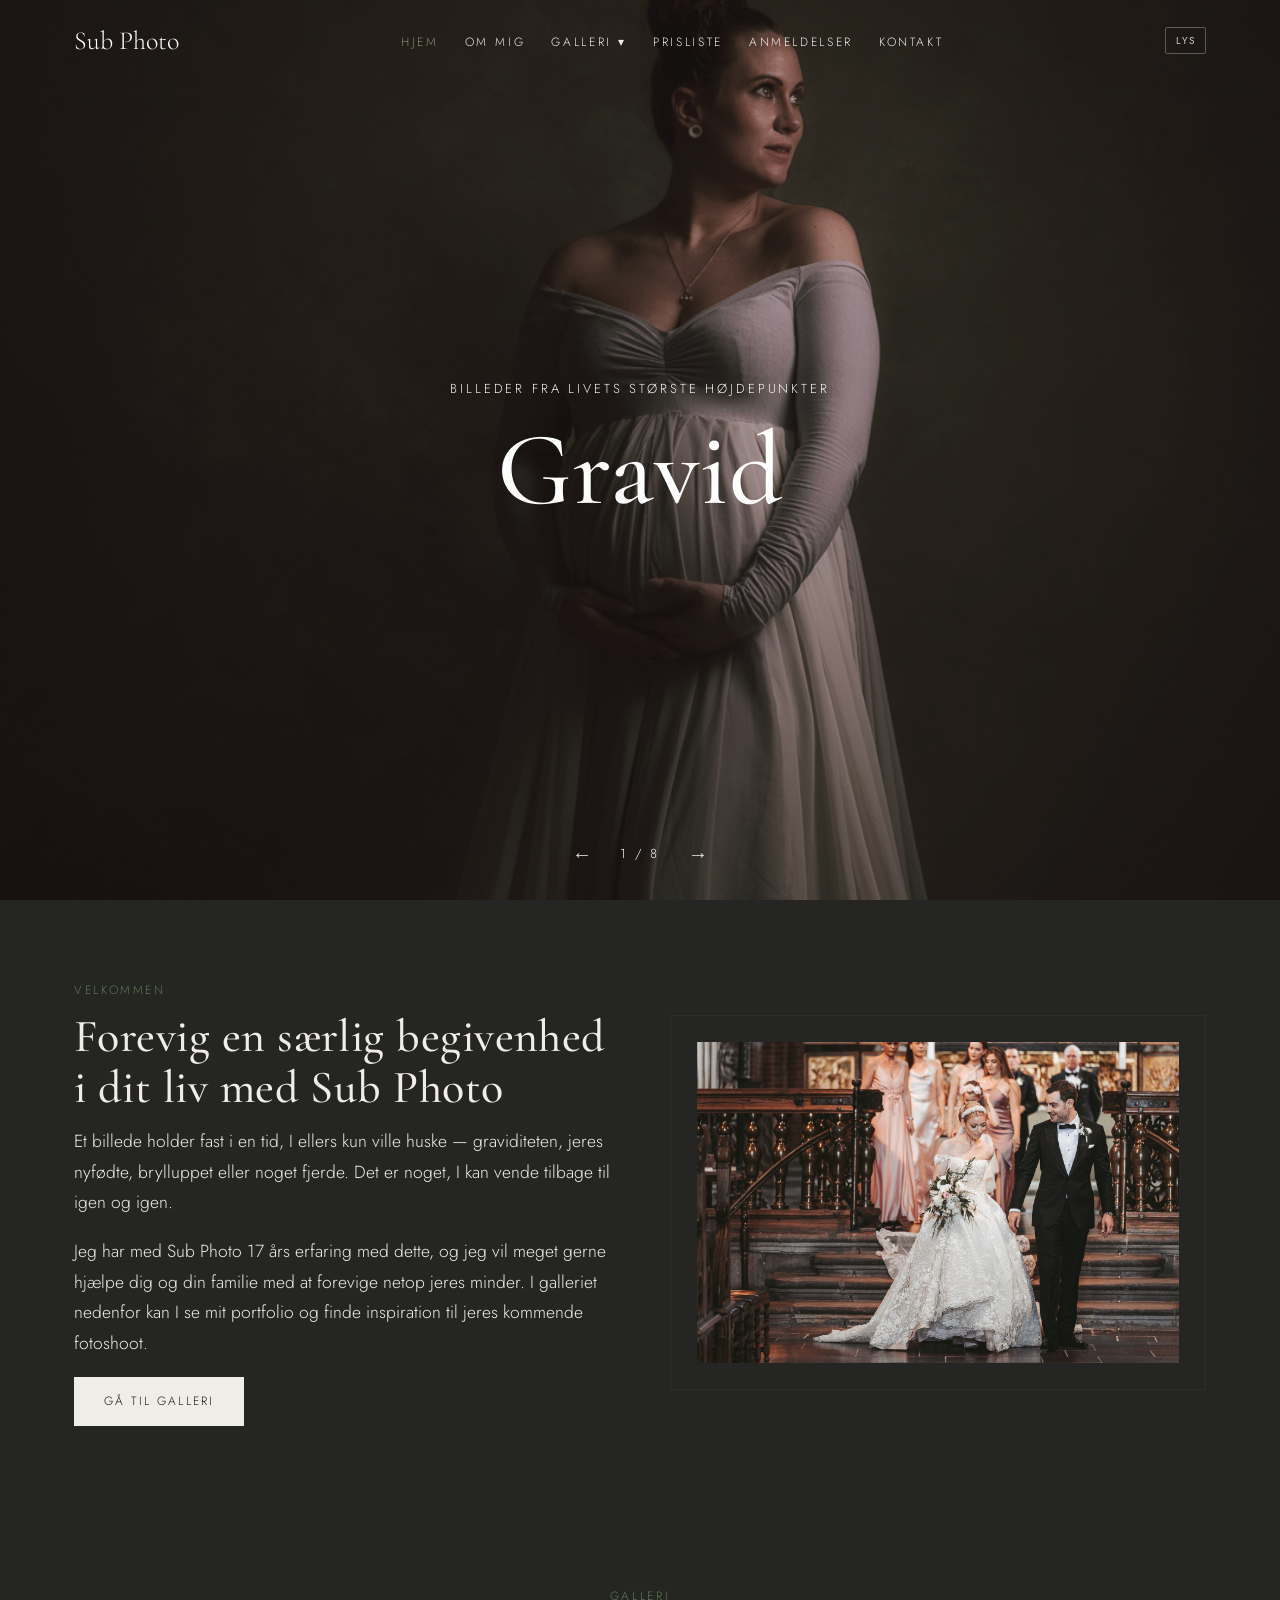
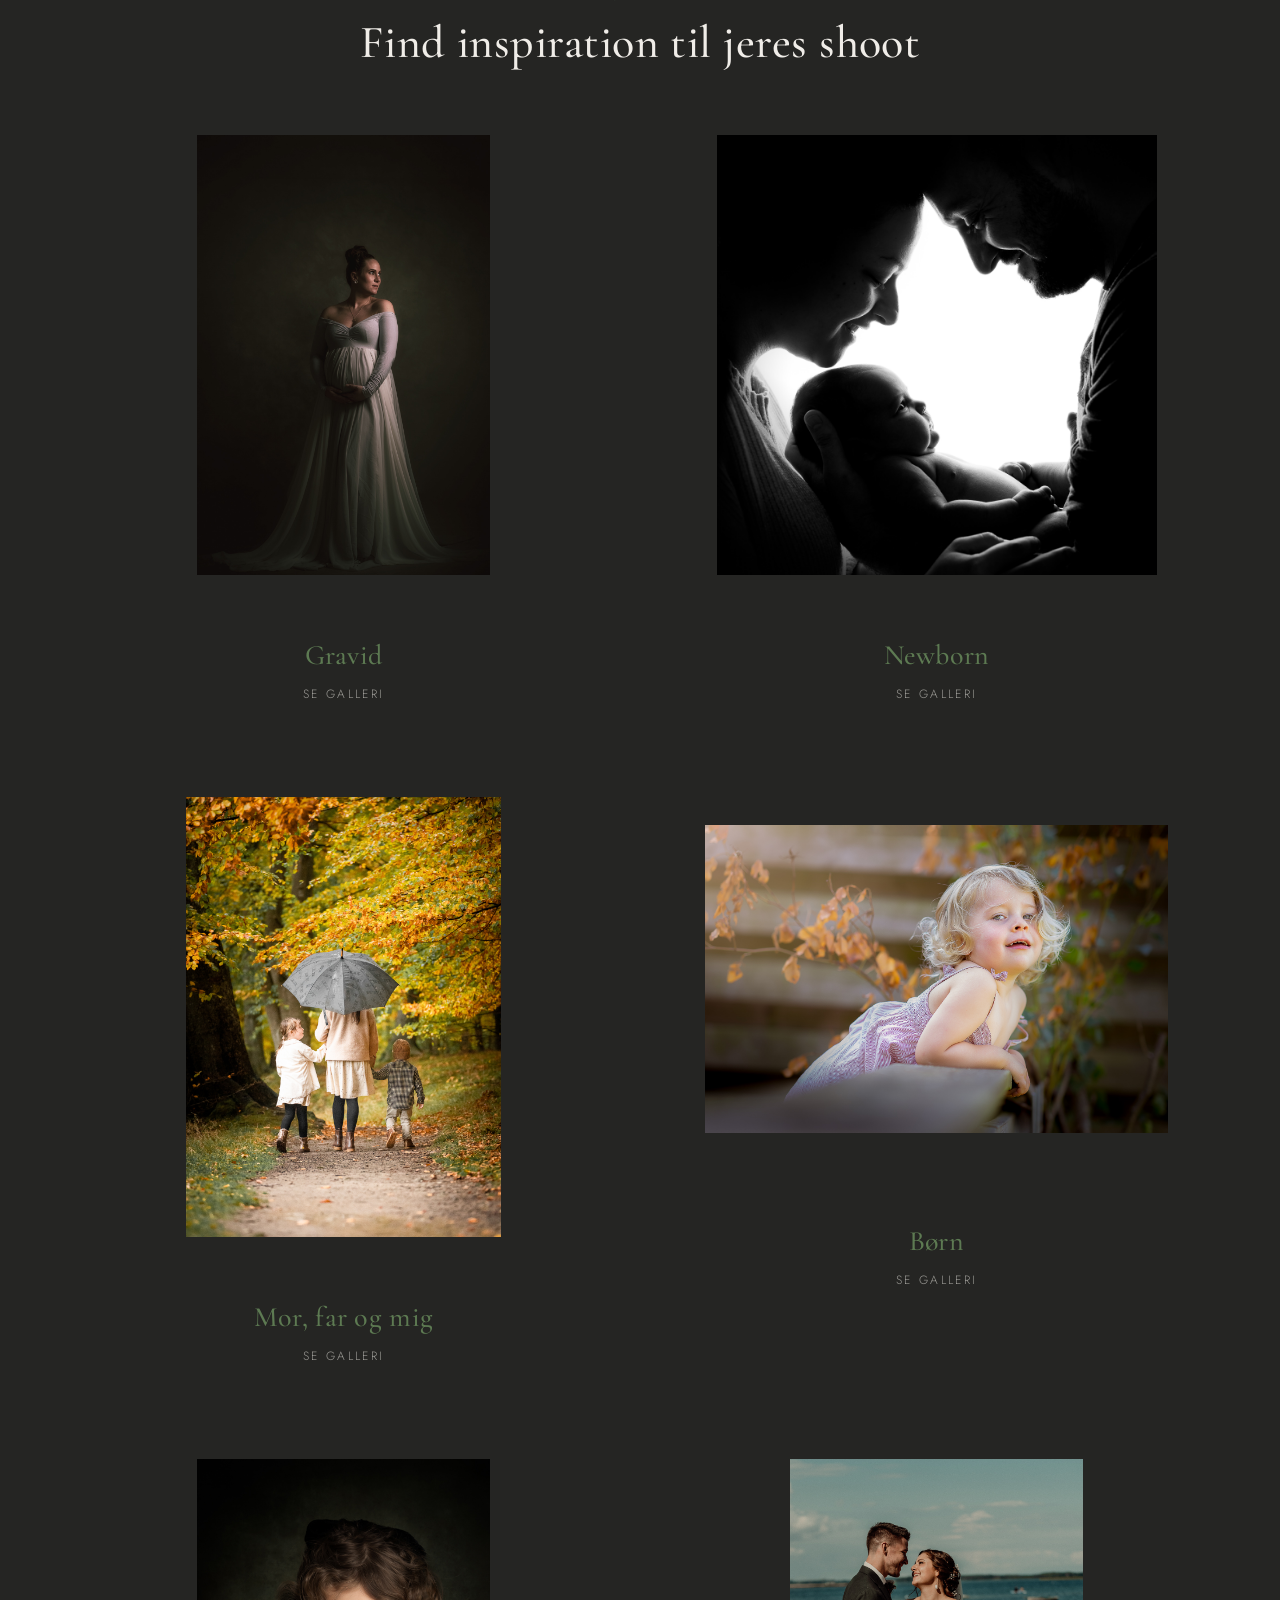
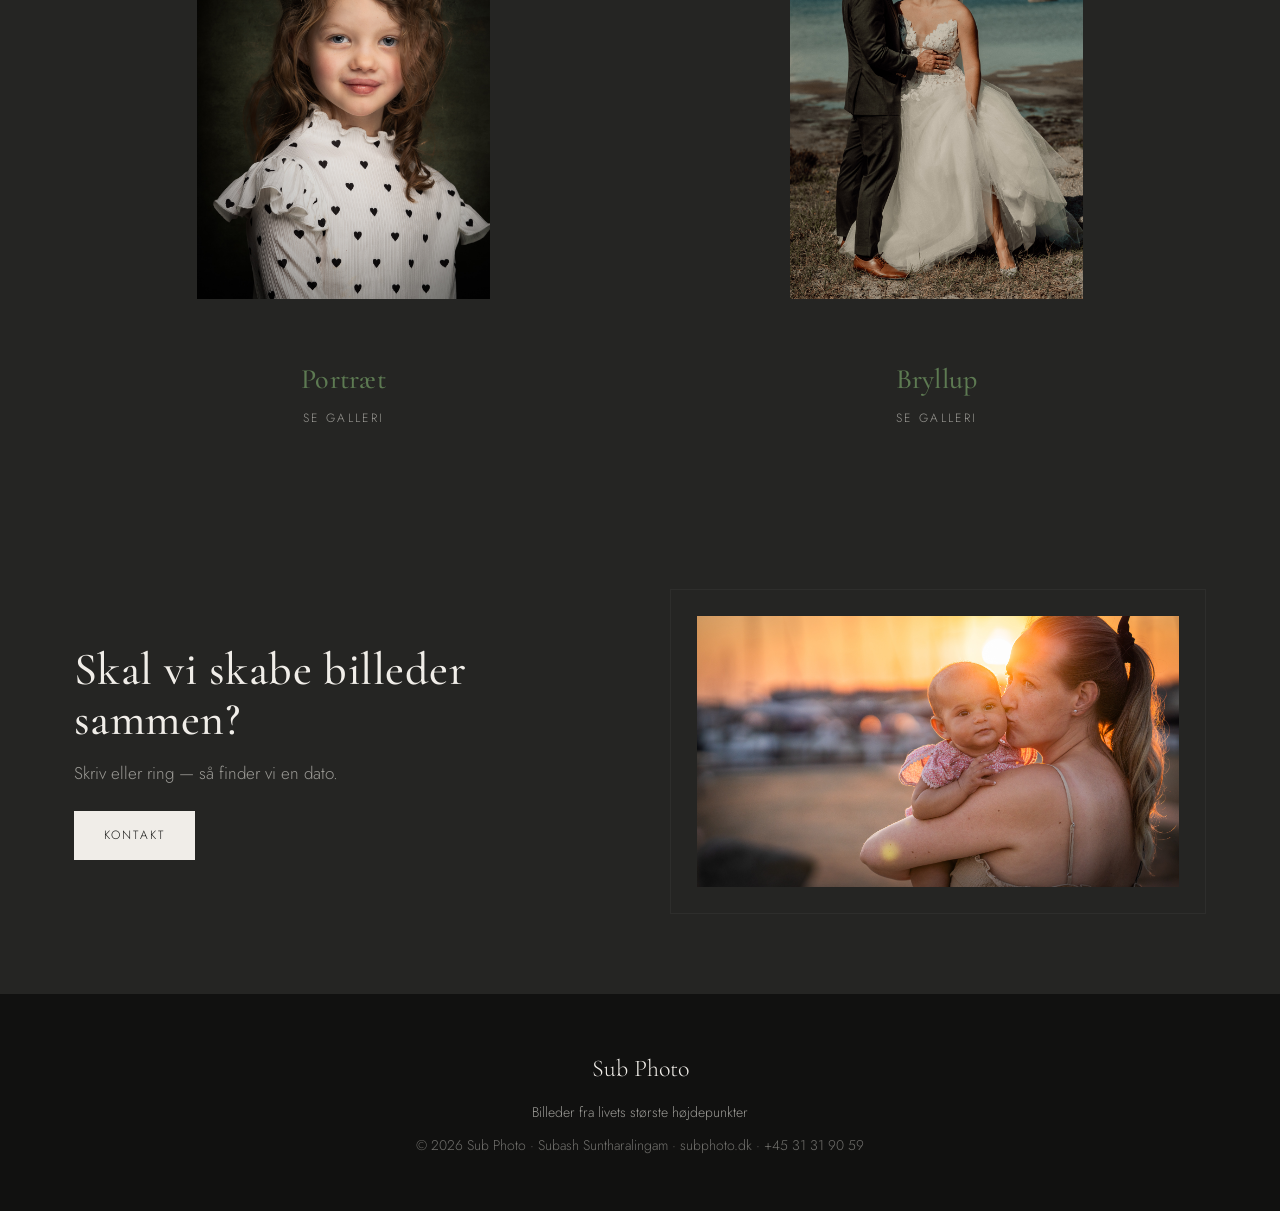
<file: index.html>
<!DOCTYPE html>
<html lang="da">
<head>
<meta charset="utf-8"><meta name="viewport" content="width=device-width, initial-scale=1">
<title>Sub Photo</title>
<meta name="description" content="Sub Photo · Subash Suntharalingam — bryllups-, newborn-, gravid- og portrætfotograf på Sydsjælland.">
<meta property="og:type" content="website">
<meta property="og:url" content="https://subphoto.dk/">
<meta property="og:title" content="Sub Photo">
<meta property="og:description" content="Sub Photo · Subash Suntharalingam — bryllups-, newborn-, gravid- og portrætfotograf på Sydsjælland.">
<meta property="og:image" content="https://subphoto.dk/billeder/newborn/newborn-09.jpg">
<link rel="preconnect" href="https://fonts.googleapis.com"><link rel="preconnect" href="https://fonts.gstatic.com" crossorigin>
<link href="https://fonts.googleapis.com/css2?family=Cormorant+Garamond:ital,wght@0,400;0,500;0,600;1,400;1,500&family=Jost:wght@300;400;500&display=swap" rel="stylesheet">
<link rel="stylesheet" href="styles.css">
</head>
<body data-page="index.html" data-title="Billeder fra livets største højdepunkter">

<section class="hero" style="padding:0">
  <div id="slides"></div>
  <div class="hero-caption"><div class="tag upper" id="heroTag"></div><h1><a id="heroTitle" href="galleri.html"></a></h1></div>
  <div class="hero-arrows"><button id="prevSlide">←</button><span class="hero-count" id="heroCount">1 / 1</span><button id="nextSlide">→</button></div>
</section>

<section class="band"><div class="wrap two-col">
  <div>
    <div class="eyebrow upper">Velkommen</div>
    <h2 class="sec-title">Forevig en særlig begivenhed i dit liv med Sub Photo</h2>
    <div class="prose">
      <p>Et billede holder fast i en tid, I ellers kun ville huske — graviditeten, jeres nyfødte, brylluppet eller noget fjerde. Det er noget, I kan vende tilbage til igen og igen.</p>
      <p>Jeg har med Sub Photo <span id="expYears"></span> års erfaring med dette, og jeg vil meget gerne hjælpe dig og din familie med at forevige netop jeres minder. I galleriet nedenfor kan I se mit portfolio og finde inspiration til jeres kommende fotoshoot.</p>
    </div>
    <a class="btn" href="galleri.html">Gå til galleri</a>
  </div>
  <div class="framed"><img src="billeder/bryllup/bryllup-45.jpg" alt=""></div>
</div></section>


<section class="band"><div class="wrap">
  <div class="center" style="margin-bottom:30px"><div class="eyebrow upper">Galleri</div><h2 class="sec-title">Find inspiration til jeres shoot</h2></div>
  <div class="homecats" id="catgrid"></div>
</div></section>


<section class="band"><div class="wrap two-col">
  <div>
    <h2 class="sec-title">Skal vi skabe billeder sammen?</h2>
    <p class="lead" style="margin-bottom:22px">Skriv eller ring — så finder vi en dato.</p>
    <a class="btn" href="kontakt.html">Kontakt</a>
  </div>
  <div class="framed"><img src="billeder/morfarmig/morfarmig-05.jpg" alt=""></div>
</div></section>

<script src="data.js"></script><script src="app.js"></script>
</body>
</html>
</file>
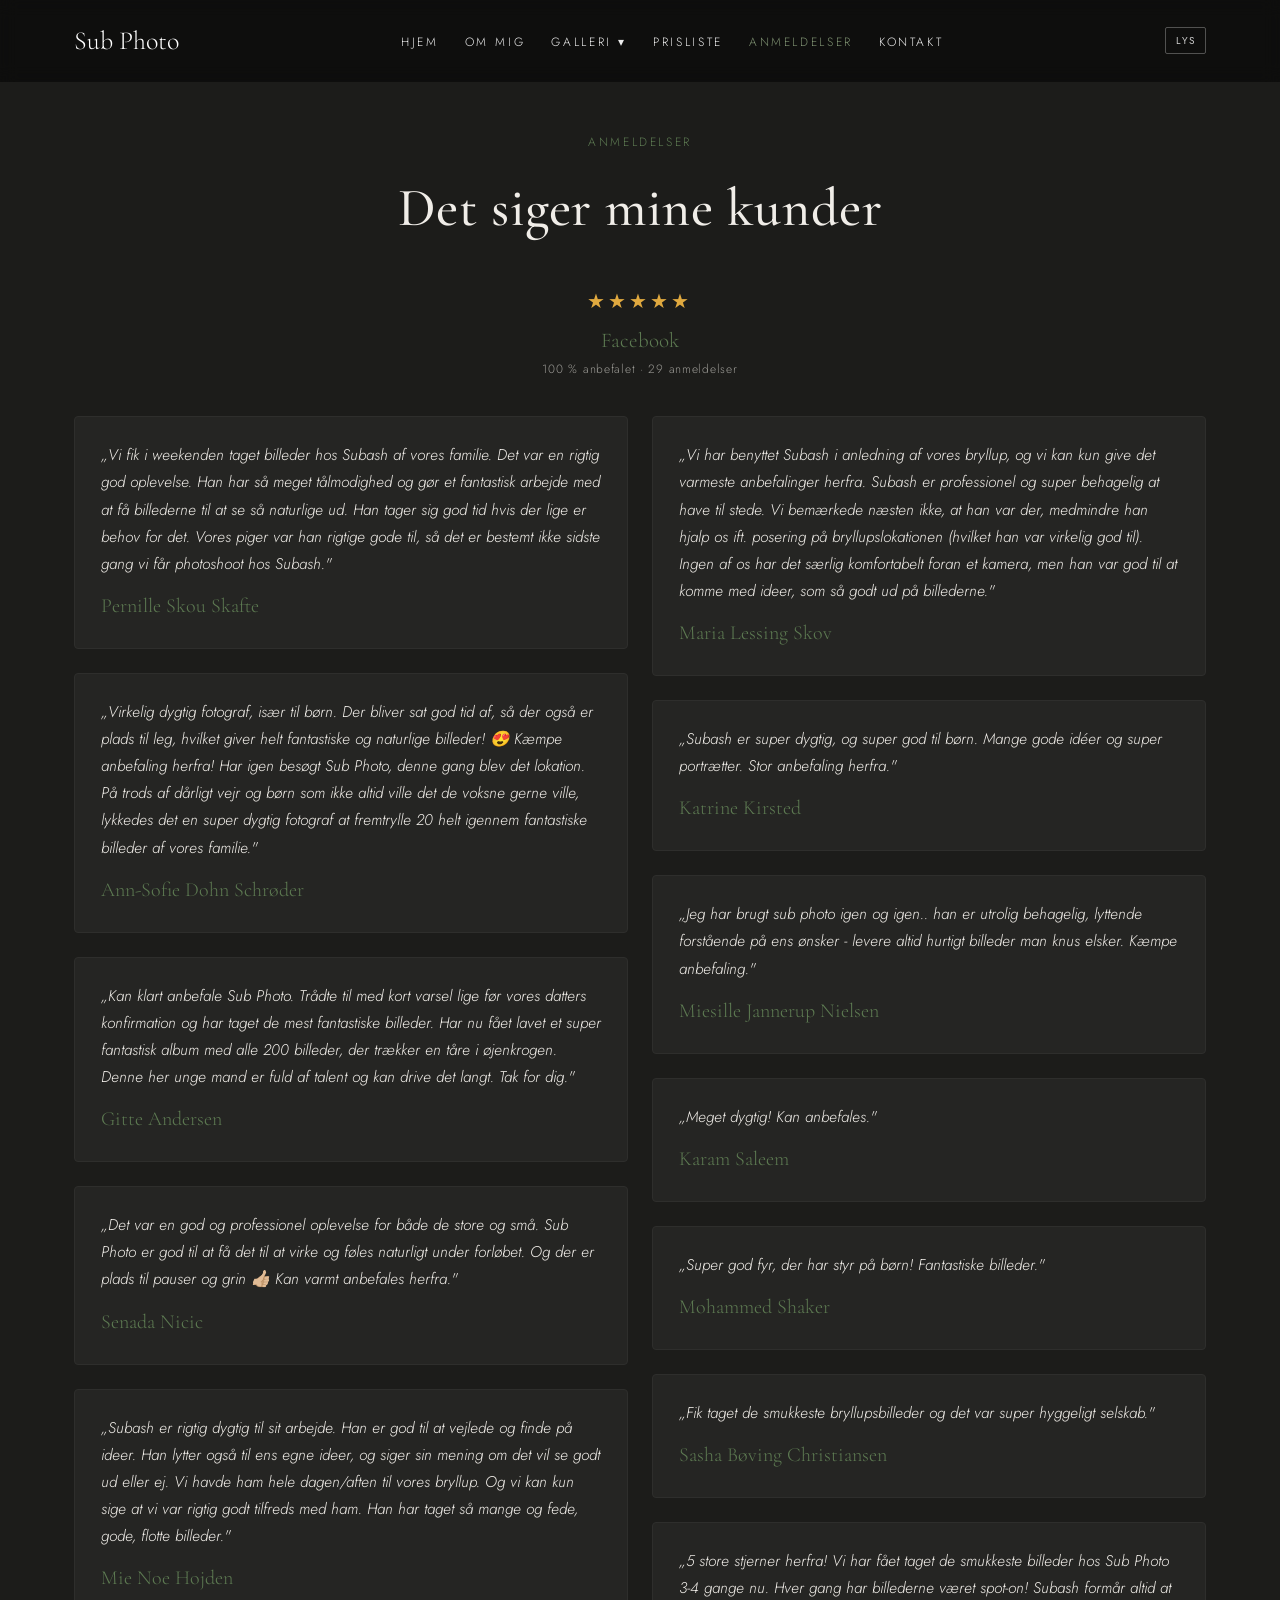
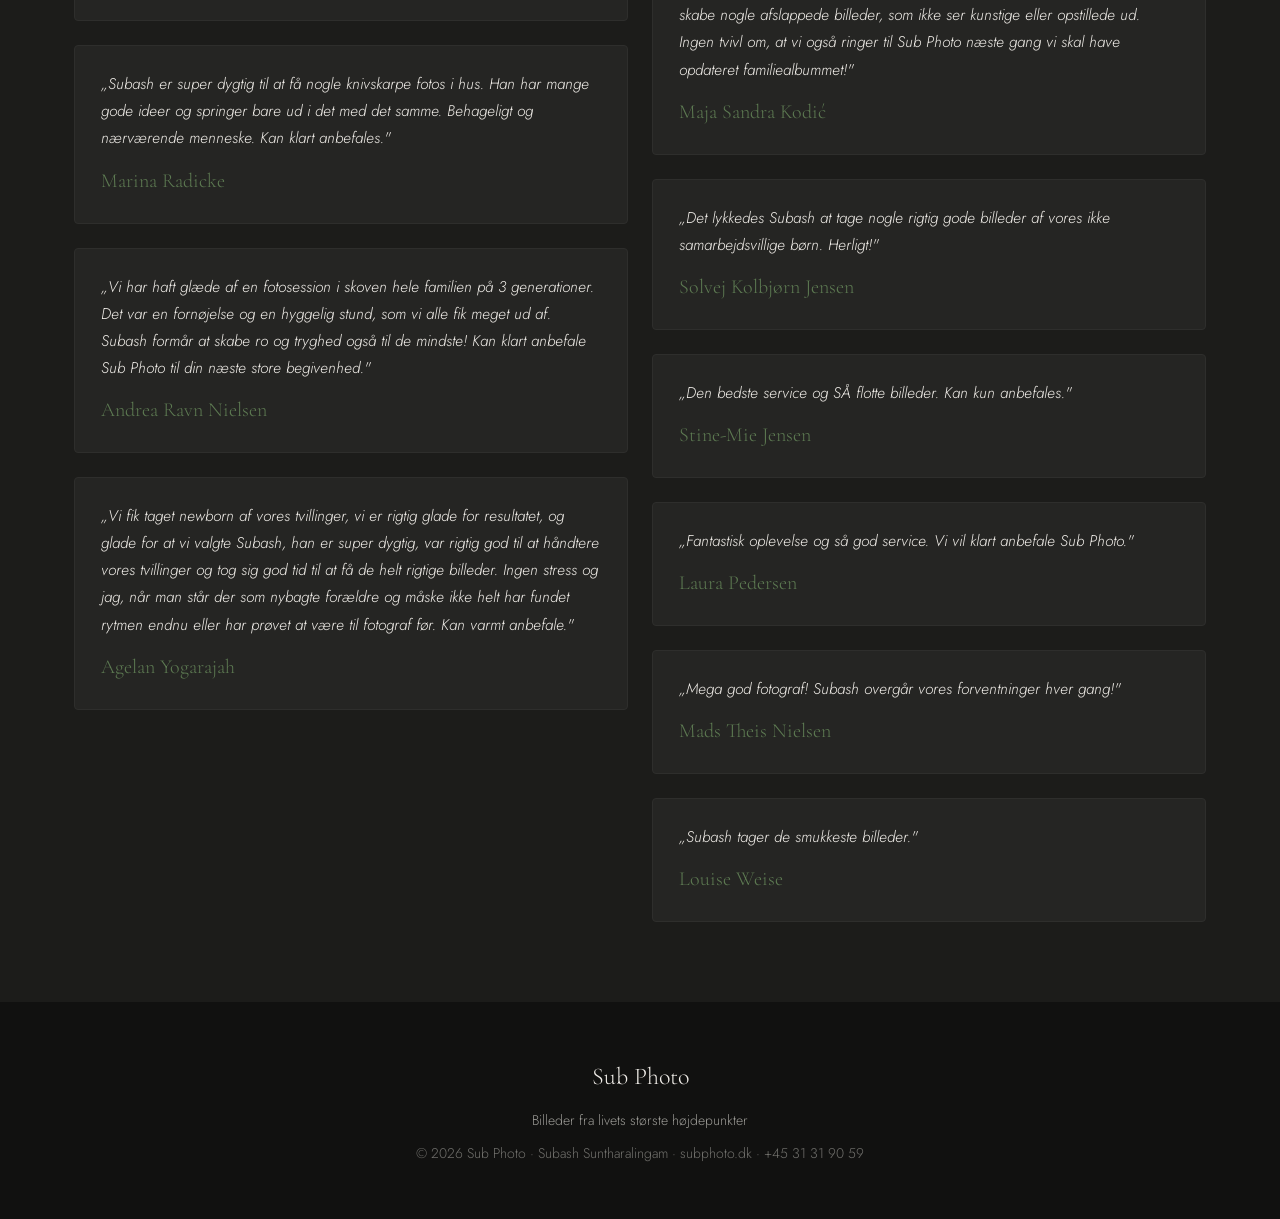
<file: anmeldelser.html>
<!DOCTYPE html>
<html lang="da">
<head>
<meta charset="utf-8"><meta name="viewport" content="width=device-width, initial-scale=1">
<title>Anmeldelser · Sub Photo</title>
<link rel="preconnect" href="https://fonts.googleapis.com"><link rel="preconnect" href="https://fonts.gstatic.com" crossorigin>
<link href="https://fonts.googleapis.com/css2?family=Cormorant+Garamond:ital,wght@0,400;0,500;0,600;1,400;1,500&family=Jost:wght@300;400;500&display=swap" rel="stylesheet">
<link rel="stylesheet" href="styles.css">
</head>
<body data-page="anmeldelser.html" class="inner" data-title="Anmeldelser">

<div class="page-head"><div class="eyebrow">Anmeldelser</div><h1>Det siger mine kunder</h1></div>
<section style="padding-top:20px"><div class="wrap">
  <div class="ratings" id="ratings" style="margin-bottom:36px"></div>
  <div class="reviews" id="reviews"></div>
</div></section>

<script src="data.js"></script><script src="app.js"></script>
</body>
</html>
</file>
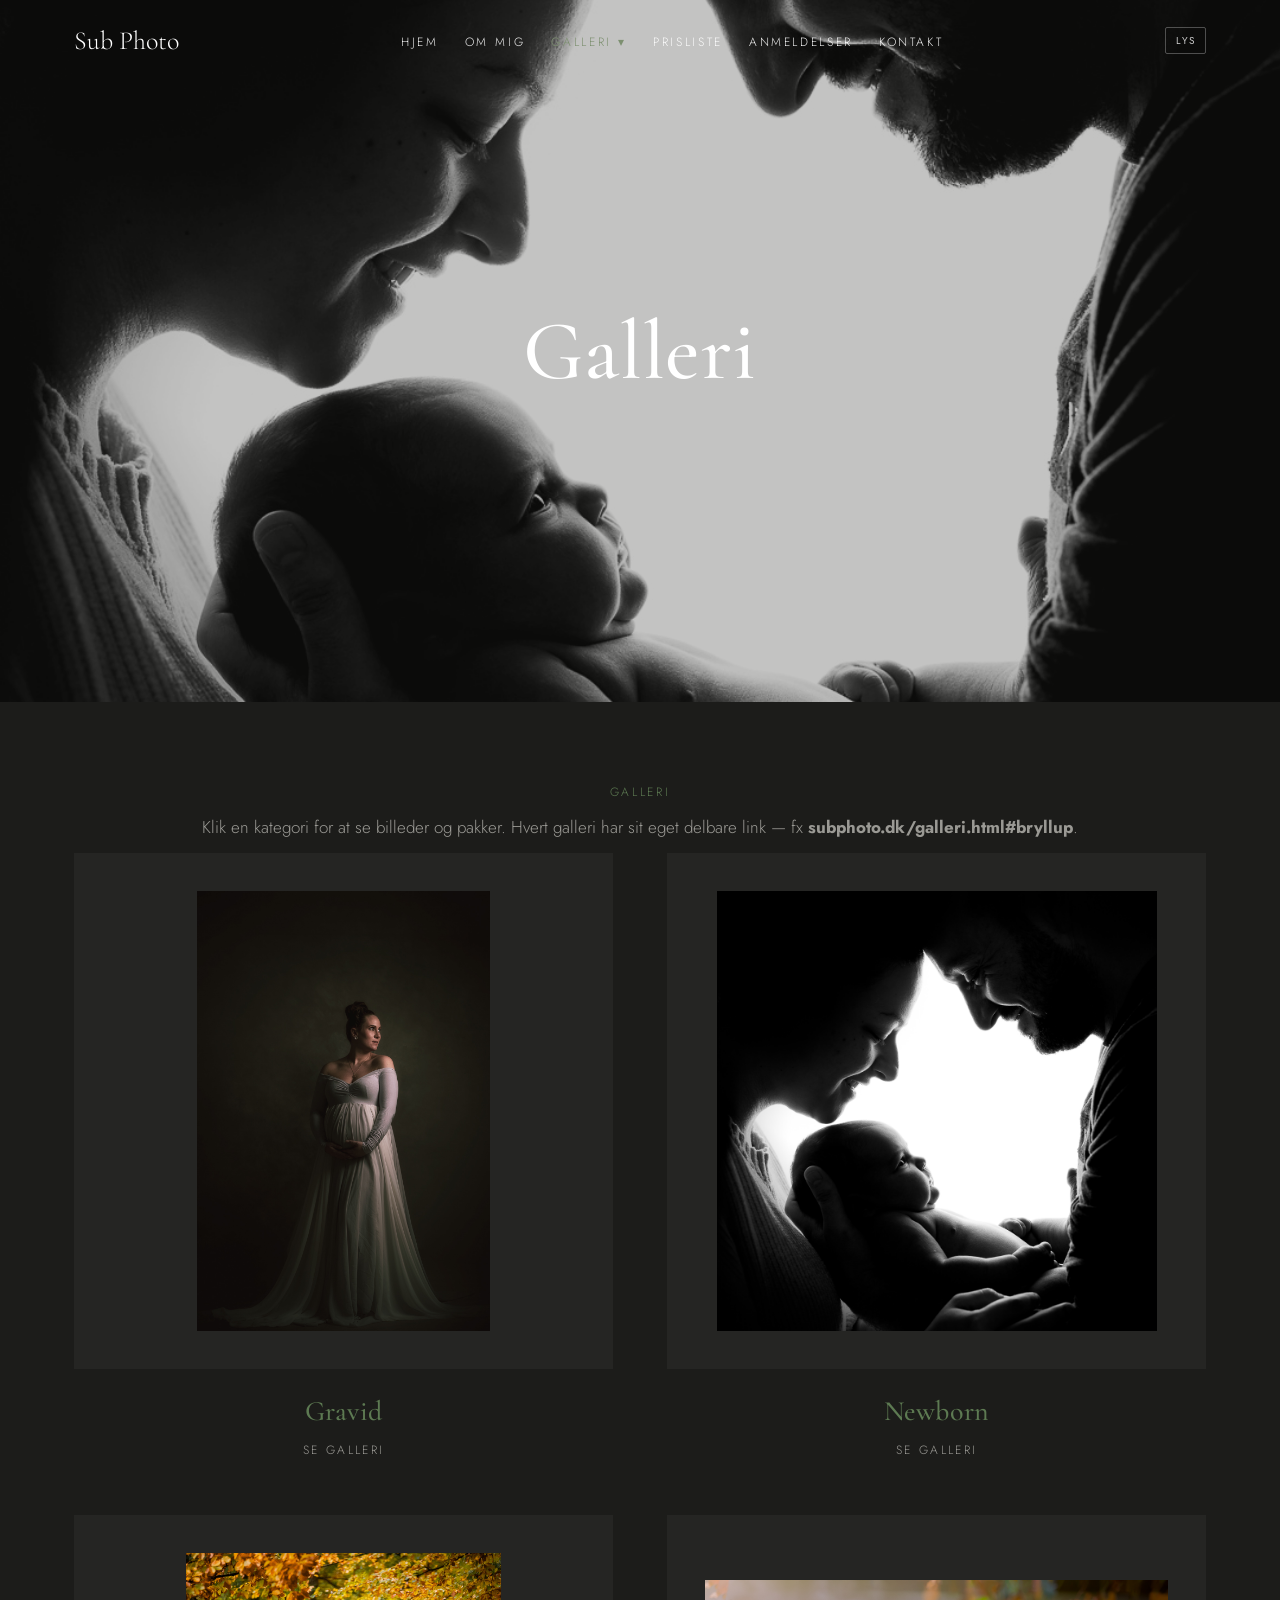
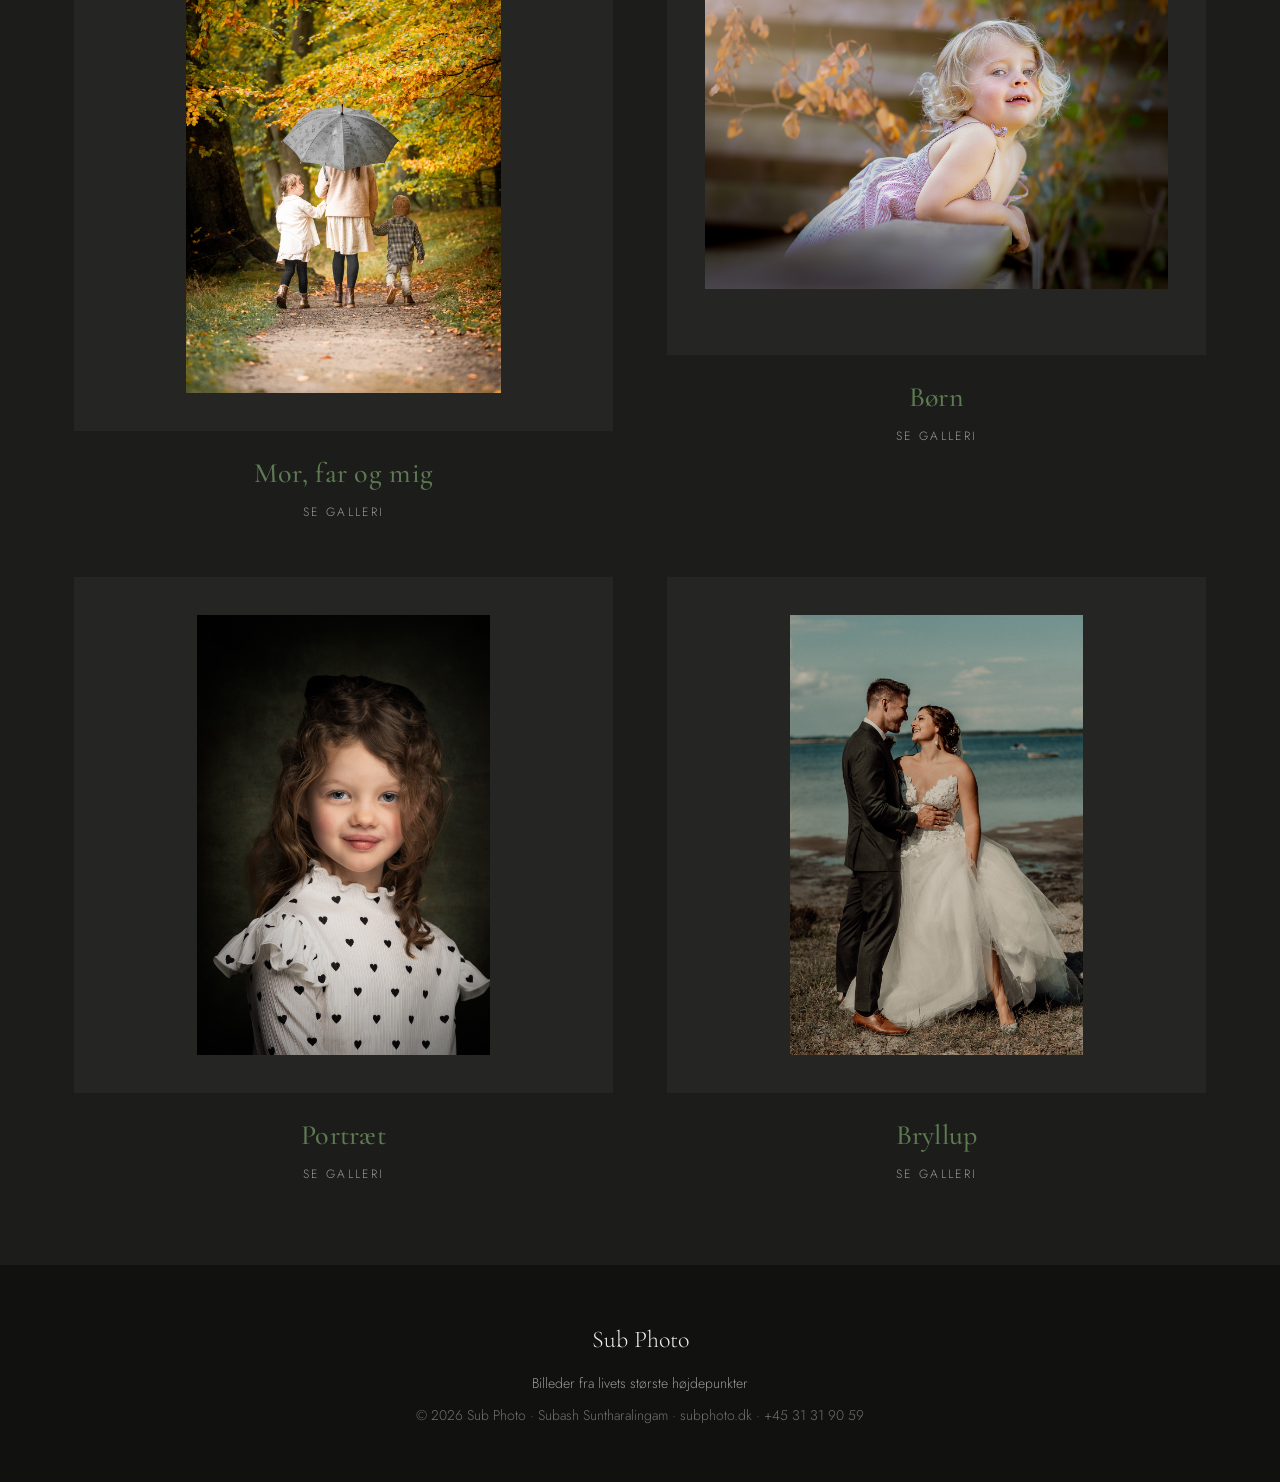
<file: galleri.html>
<!DOCTYPE html>
<html lang="da">
<head>
<meta charset="utf-8"><meta name="viewport" content="width=device-width, initial-scale=1">
<title>Galleri · Sub Photo</title>
<link rel="preconnect" href="https://fonts.googleapis.com"><link rel="preconnect" href="https://fonts.gstatic.com" crossorigin>
<link href="https://fonts.googleapis.com/css2?family=Cormorant+Garamond:ital,wght@0,400;0,500;0,600;1,400;1,500&family=Jost:wght@300;400;500&display=swap" rel="stylesheet">
<link rel="stylesheet" href="styles.css">
</head>
<body data-page="galleri.html" data-title="Galleri">

<section class="page-hero" id="pageHero" style="background-image:url('billeder/newborn/newborn-08.jpg')">
  <h1 id="pageHeroTitle">Galleri</h1>
</section>

<!-- Fokus: vises ved delbart link, fx galleri.html#bryllup -->
<section id="fokus" style="display:none">
  <div class="fokus-bc"><a href="#" id="fokusClear">Galleri</a><span class="bc-sep">›</span><span id="fokusNavn"></span></div>
  <div class="wrap center" style="padding:40px 24px 0">
    <div class="eyebrow upper">Portfolio</div>
    <h2 class="sec-title" id="fokusTitle"></h2>
<div class="grid-imgs" id="fokusImgs"></div>
    <div class="prices" id="fokusPriser" style="margin-top:34px"></div>
    <div style="margin-top:30px"><a class="btn" id="fokusRing">Ring til mig</a> <a class="btn outline" href="kontakt.html" style="margin-left:8px">Skriv en besked</a></div>
  </div>
</section>

<section id="catgridSection"><div class="wrap">
  <div class="center" style="margin-bottom:10px">
    <div class="eyebrow upper">Galleri</div>
    <p class="lead">Klik en kategori for at se billeder og pakker. Hvert galleri har sit eget delbare link — fx <b>subphoto.dk/galleri.html#bryllup</b>.</p>
  </div>
  <div class="homecats" id="catgrid"></div>
</div></section>

<script src="data.js"></script><script src="app.js"></script>
</body>
</html>
</file>
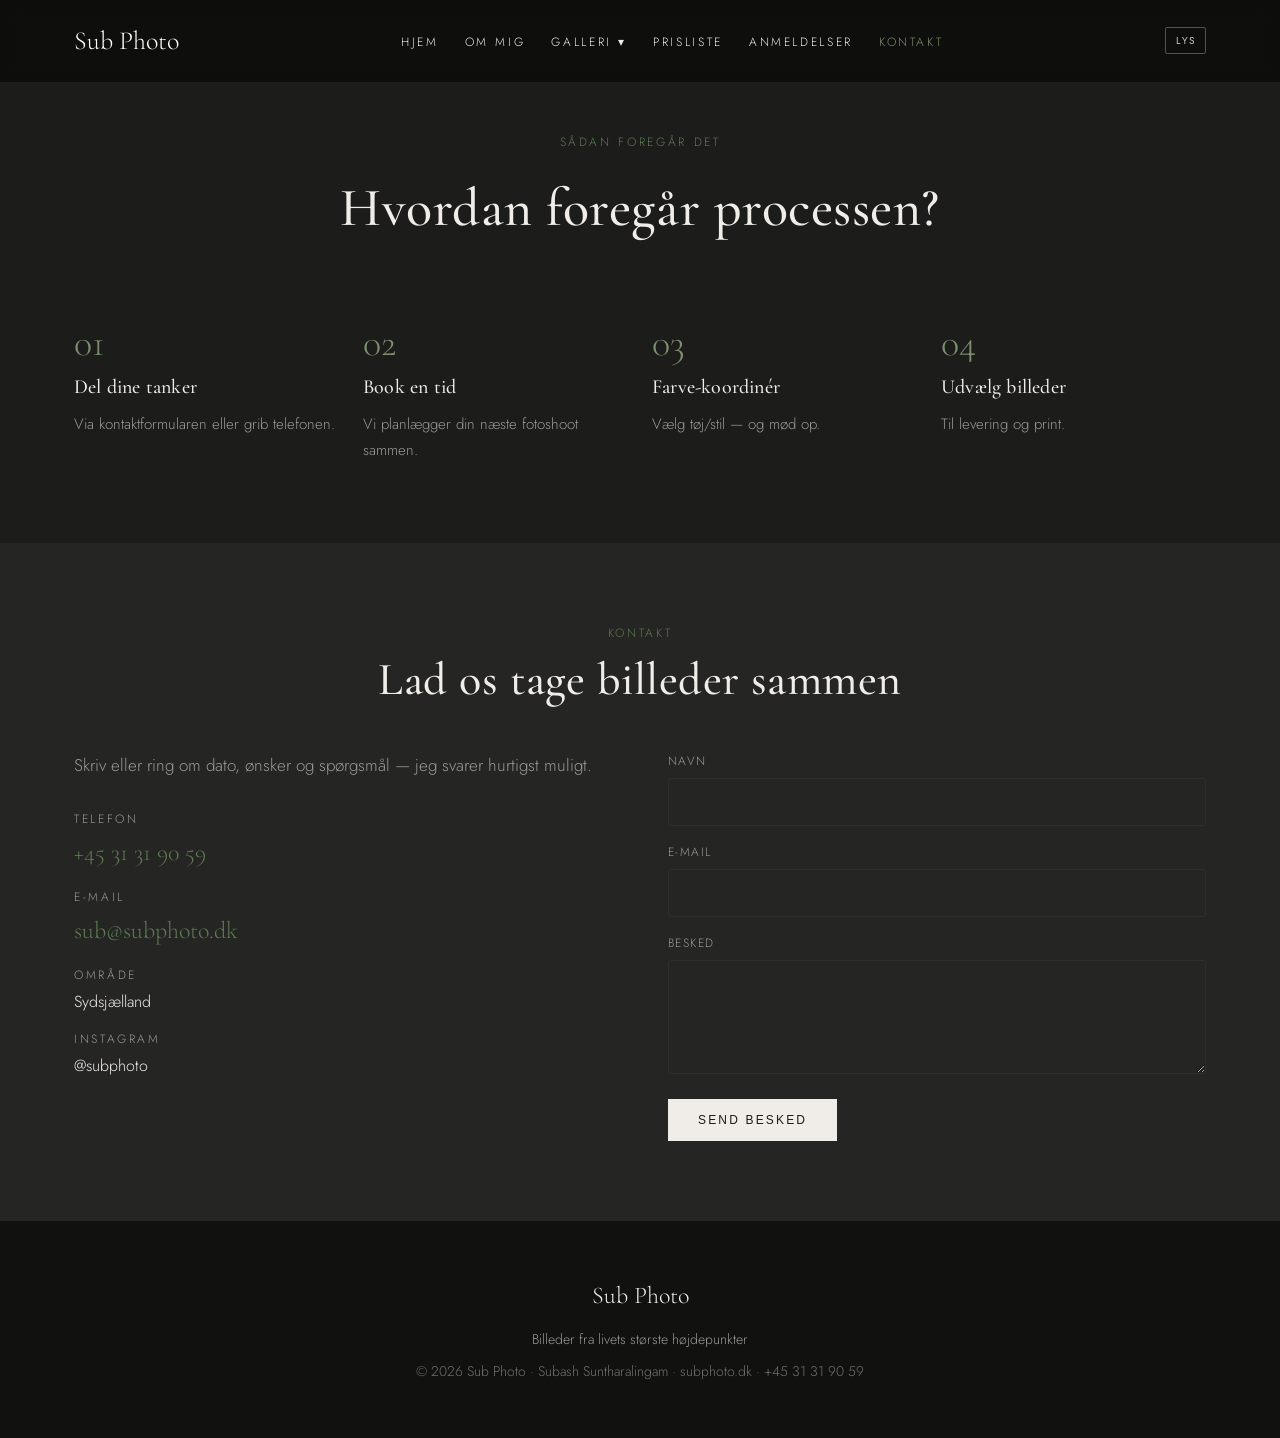
<file: kontakt.html>
<!DOCTYPE html>
<html lang="da">
<head>
<meta charset="utf-8"><meta name="viewport" content="width=device-width, initial-scale=1">
<title>Kontakt · Sub Photo</title>
<link rel="preconnect" href="https://fonts.googleapis.com"><link rel="preconnect" href="https://fonts.gstatic.com" crossorigin>
<link href="https://fonts.googleapis.com/css2?family=Cormorant+Garamond:ital,wght@0,400;0,500;0,600;1,400;1,500&family=Jost:wght@300;400;500&display=swap" rel="stylesheet">
<link rel="stylesheet" href="styles.css">
</head>
<body data-page="kontakt.html" class="inner" data-title="Kontakt">

<div class="page-head"><div class="eyebrow">Sådan foregår det</div><h1>Hvordan foregår processen?</h1></div>
<section style="padding-top:20px"><div class="wrap">
  <div class="steps">
    <div class="step"><div class="num">01</div><h3>Del dine tanker</h3><p>Via kontaktformularen eller grib telefonen.</p></div>
    <div class="step"><div class="num">02</div><h3>Book en tid</h3><p>Vi planlægger din næste fotoshoot sammen.</p></div>
    <div class="step"><div class="num">03</div><h3>Farve-koordinér</h3><p>Vælg tøj/stil — og mød op.</p></div>
    <div class="step"><div class="num">04</div><h3>Udvælg billeder</h3><p>Til levering og print.</p></div>
  </div>
</div></section>

<section class="band"><div class="wrap">
  <div class="center" style="margin-bottom:46px"><div class="eyebrow upper">Kontakt</div><h2 class="sec-title">Lad os tage billeder sammen</h2></div>
  <div class="contact">
    <div>
      <p class="lead" style="margin-bottom:24px">Skriv eller ring om dato, ønsker og spørgsmål — jeg svarer hurtigst muligt.</p>
      <p style="margin-bottom:8px"><span class="upper" style="font-size:12px;color:var(--soft)">Telefon</span><br><a class="big" id="kTlf" href="#"></a></p>
      <p style="margin-bottom:8px"><span class="upper" style="font-size:12px;color:var(--soft)">E-mail</span><br><a class="big" id="kEmail" href="#"></a></p>
      <p style="margin-bottom:8px"><span class="upper" style="font-size:12px;color:var(--soft)">Område</span><br><span id="kBy"></span></p>
      <p><span class="upper" style="font-size:12px;color:var(--soft)">Instagram</span><br><span id="kIg"></span></p>
    </div>
    <form id="kForm" onsubmit="return false">
      <div class="field"><label>Navn</label><input required></div>
      <div class="field"><label>E-mail</label><input type="email" required></div>
      <div class="field"><label>Besked</label><textarea rows="4" required></textarea></div>
      <button class="btn" id="sendBtn">Send besked</button>
    </form>
  </div>
</div></section>

<script src="data.js"></script><script src="app.js"></script>
</body>
</html>
</file>
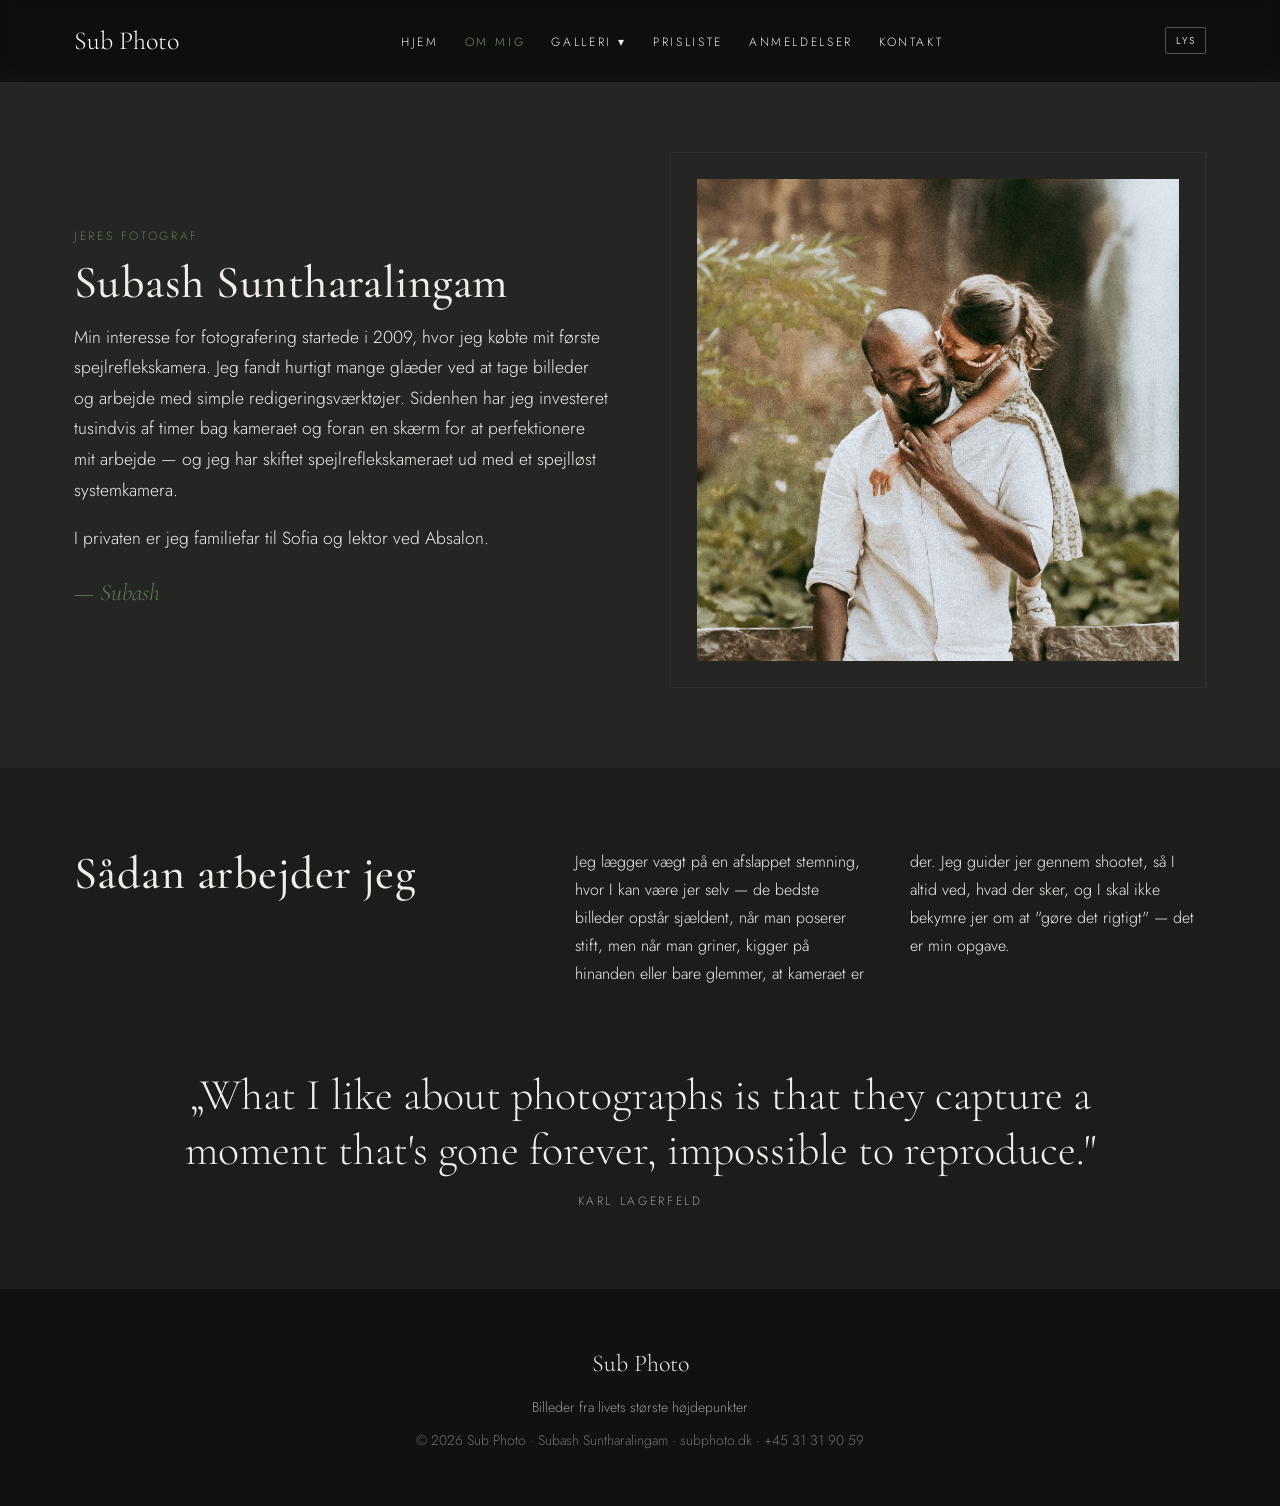
<file: om.html>
<!DOCTYPE html>
<html lang="da">
<head>
<meta charset="utf-8"><meta name="viewport" content="width=device-width, initial-scale=1">
<title>Om mig · Sub Photo</title>
<link rel="preconnect" href="https://fonts.googleapis.com"><link rel="preconnect" href="https://fonts.gstatic.com" crossorigin>
<link href="https://fonts.googleapis.com/css2?family=Cormorant+Garamond:ital,wght@0,400;0,500;0,600;1,400;1,500&family=Jost:wght@300;400;500&display=swap" rel="stylesheet">
<link rel="stylesheet" href="styles.css">
</head>
<body data-page="om.html" class="inner" data-title="Om mig">

<section class="band"><div class="wrap two-col">
  <div>
    <div class="eyebrow upper">Jeres fotograf</div>
    <h2 class="sec-title">Subash Suntharalingam</h2>
    <div class="prose">
      <p>Min interesse for fotografering startede i 2009, hvor jeg købte mit første spejlreflekskamera. Jeg fandt hurtigt mange glæder ved at tage billeder og arbejde med simple redigeringsværktøjer. Sidenhen har jeg investeret tusindvis af timer bag kameraet og foran en skærm for at perfektionere mit arbejde — og jeg har skiftet spejlreflekskameraet ud med et spejlløst systemkamera.</p>
      <p>I privaten er jeg familiefar til Sofia og lektor ved Absalon.</p>
    </div>
    <div class="sign">— Subash</div>
  </div>
  <div class="framed"><img src="billeder/portraet/portraet-08.jpg" alt="Subash Suntharalingam"></div>
</div></section>

<section><div class="wrap livet">
  <h2 class="sec-title">Sådan arbejder jeg</h2>
  <div class="col2text">
    <p>Jeg lægger vægt på en afslappet stemning, hvor I kan være jer selv — de bedste billeder opstår sjældent, når man poserer stift, men når man griner, kigger på hinanden eller bare glemmer, at kameraet er der. Jeg guider jer gennem shootet, så I altid ved, hvad der sker, og I skal ikke bekymre jer om at "gøre det rigtigt" — det er min opgave.</p>
  </div>
</div></section>

<section style="padding-top:0"><div class="wrap">
  <p class="bigquote">„What I like about photographs is that they capture a moment that's gone forever, impossible to reproduce."<span class="who upper">Karl Lagerfeld</span></p>
</div></section>

<script src="data.js"></script><script src="app.js"></script>
</body>
</html>
</file>
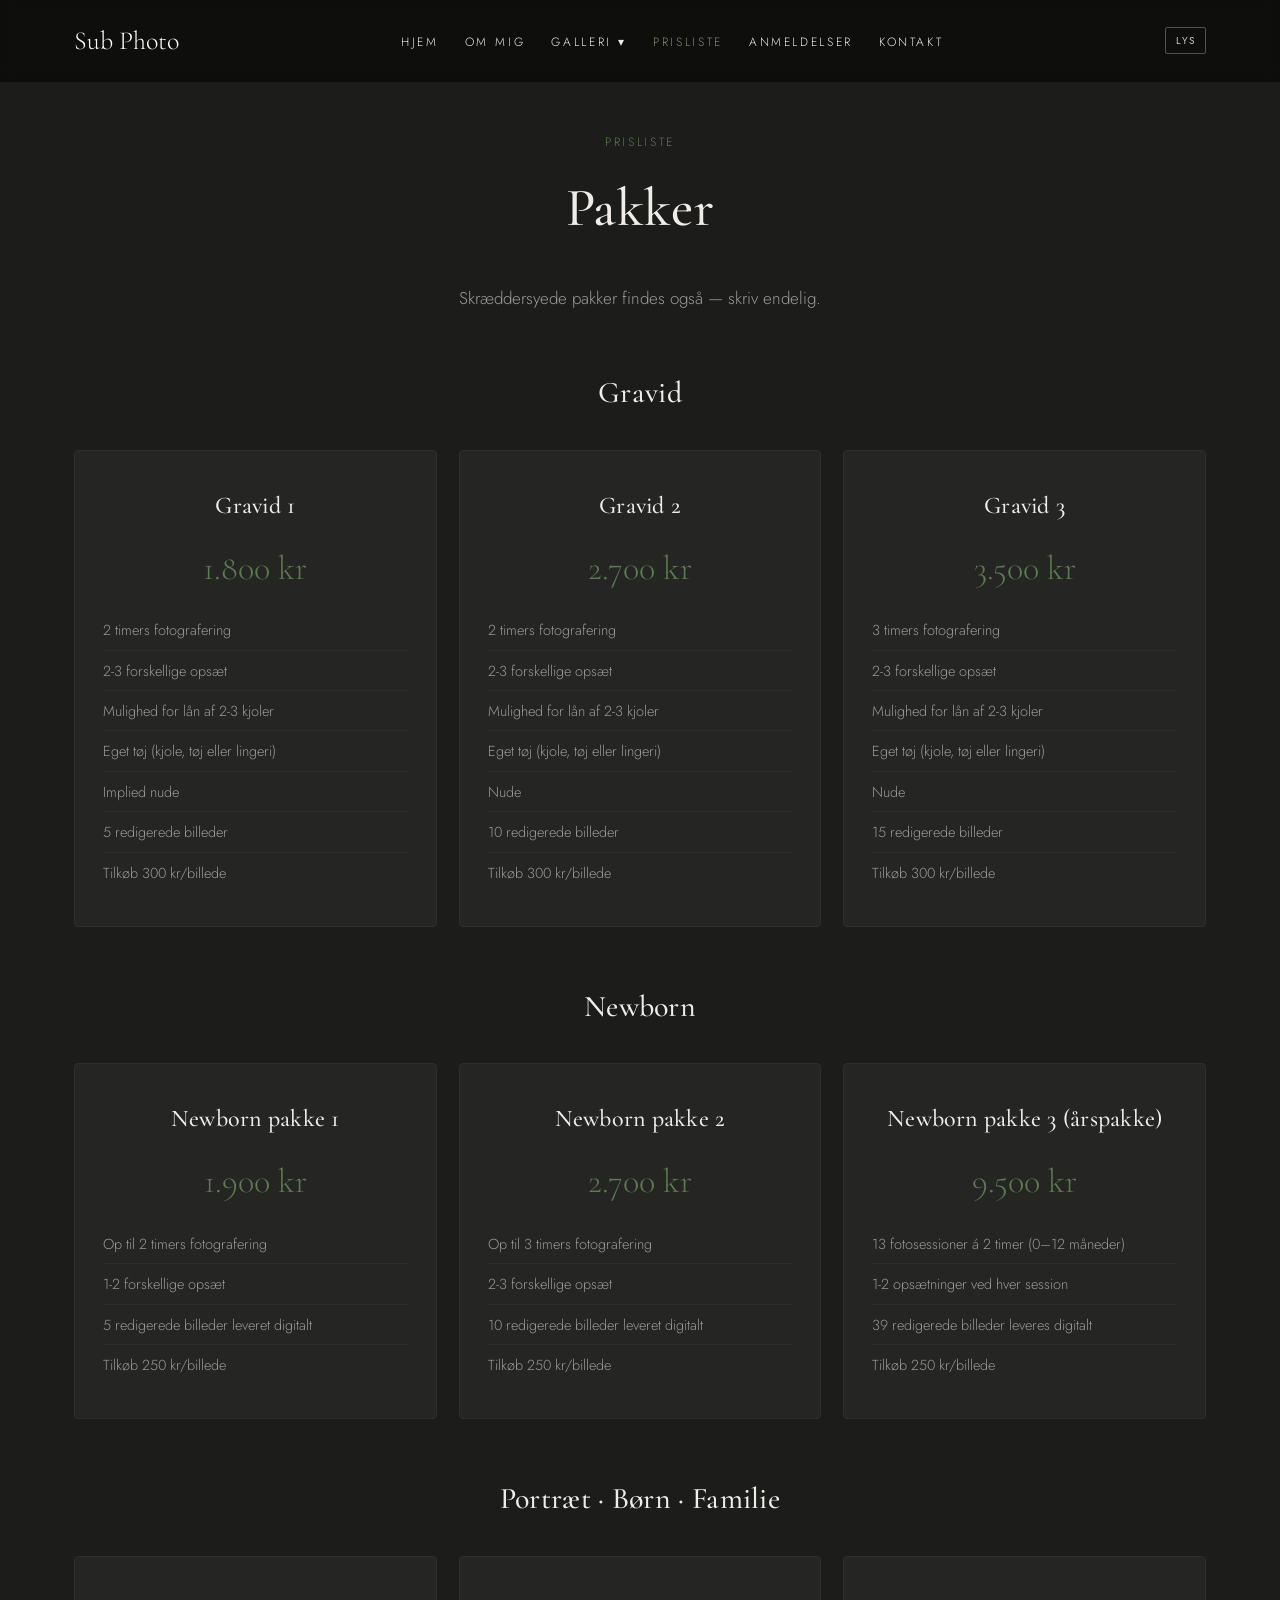
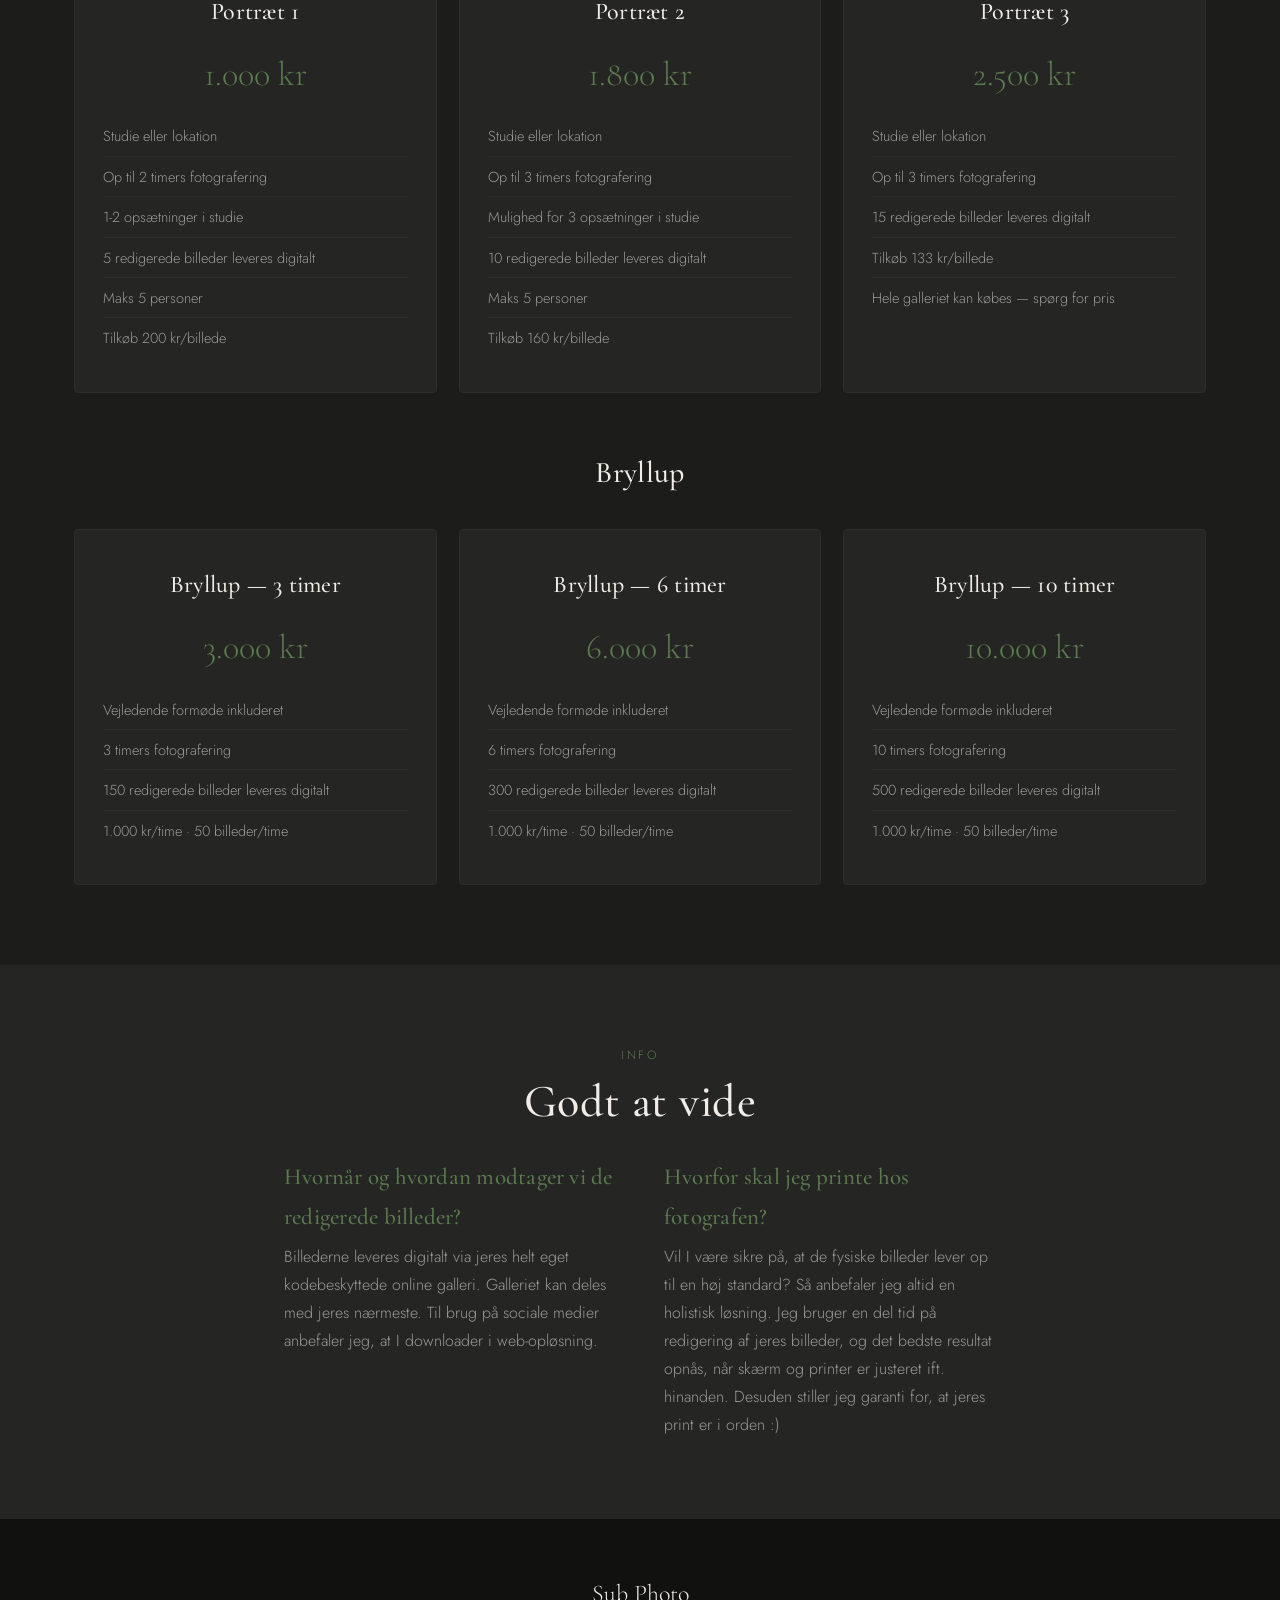
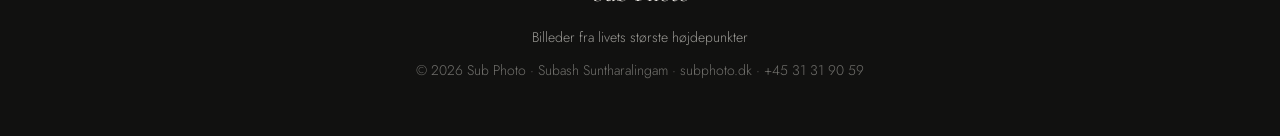
<file: prisliste.html>
<!DOCTYPE html>
<html lang="da">
<head>
<meta charset="utf-8"><meta name="viewport" content="width=device-width, initial-scale=1">
<title>Prisliste · Sub Photo</title>
<link rel="preconnect" href="https://fonts.googleapis.com"><link rel="preconnect" href="https://fonts.gstatic.com" crossorigin>
<link href="https://fonts.googleapis.com/css2?family=Cormorant+Garamond:ital,wght@0,400;0,500;0,600;1,400;1,500&family=Jost:wght@300;400;500&display=swap" rel="stylesheet">
<link rel="stylesheet" href="styles.css">
</head>
<body data-page="prisliste.html" class="inner" data-title="Prisliste">

<div class="page-head"><div class="eyebrow">Prisliste</div><h1>Pakker</h1></div>
<section style="padding-top:20px"><div class="wrap center">
  <p class="lead">Skræddersyede pakker findes også — skriv endelig.</p>
  <div id="prisGrupper" style="text-align:center"></div>
</div></section>

<section class="band"><div class="wrap narrow">
  <div class="center"><div class="eyebrow upper">Info</div><h2 class="sec-title">Godt at vide</h2></div>
  <div class="faq" id="faq"></div>
</div></section>

<script src="data.js"></script><script src="app.js"></script>
</body>
</html>
</file>
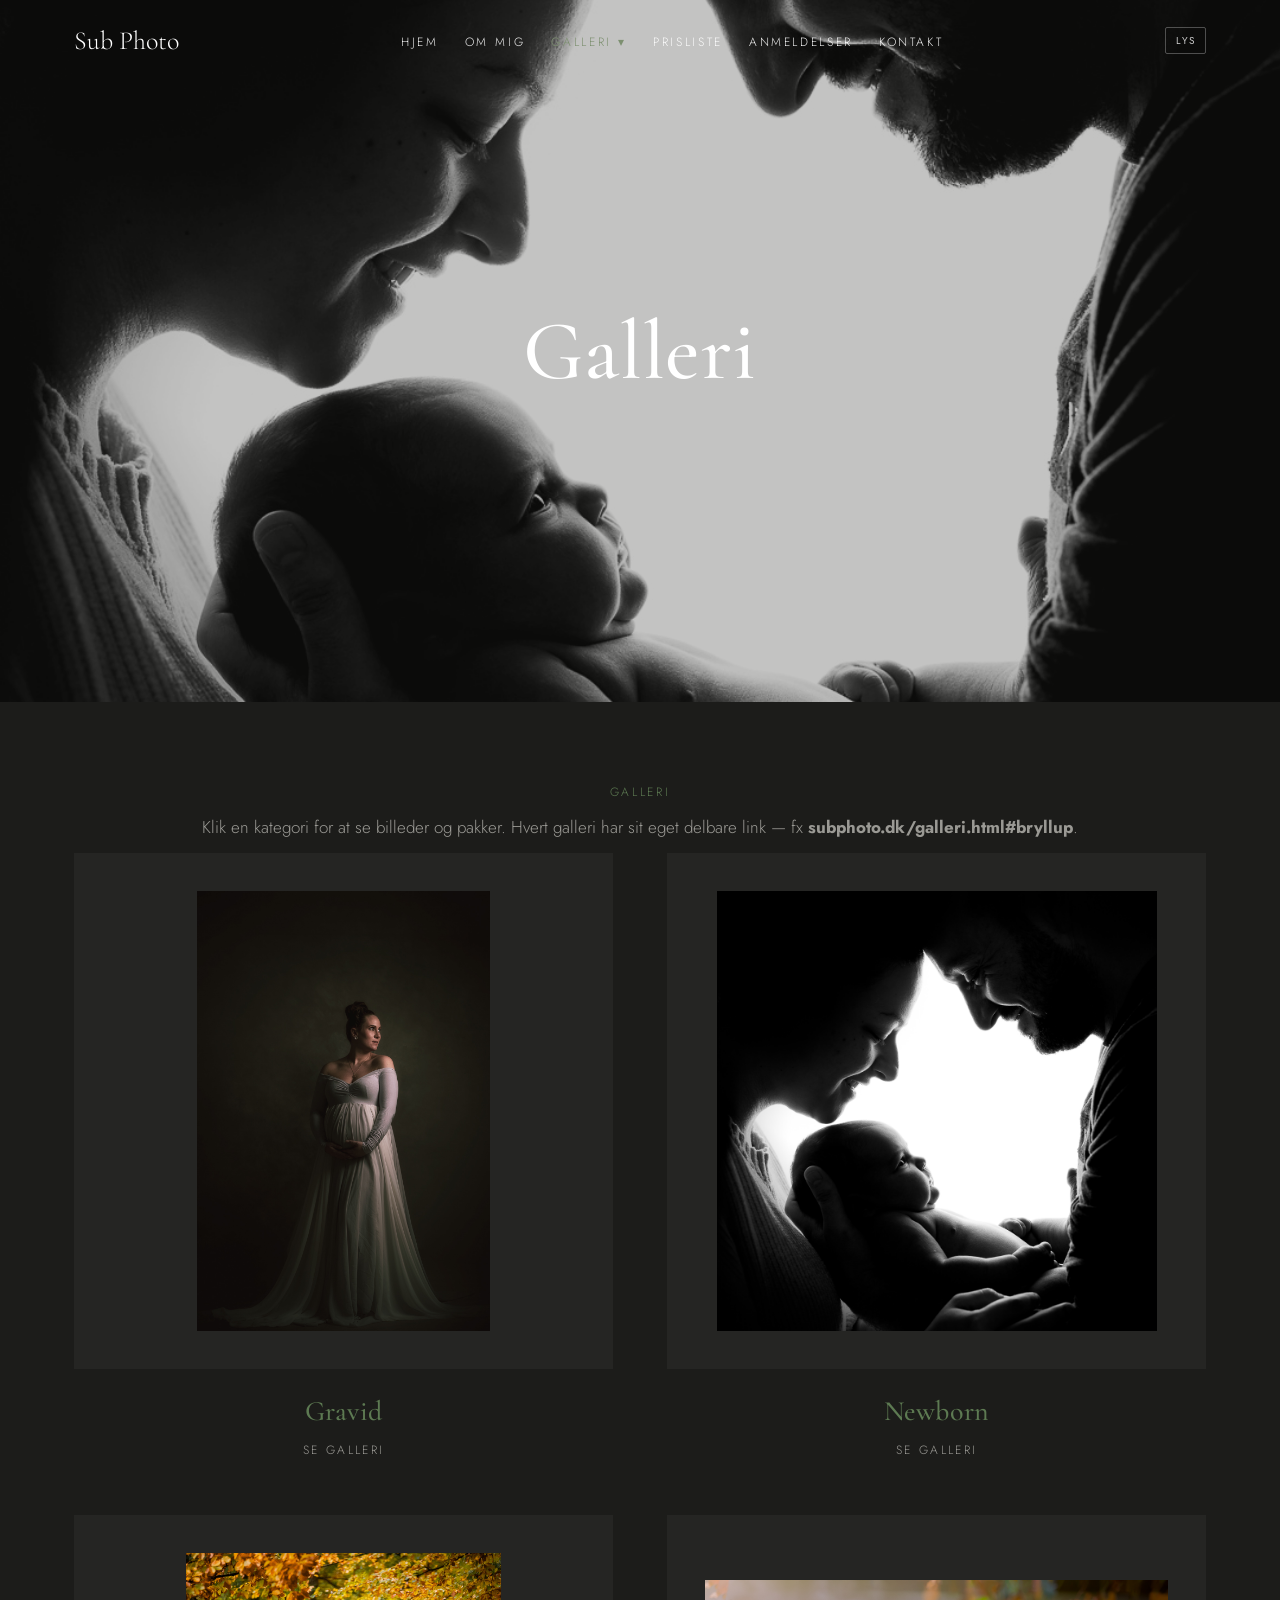
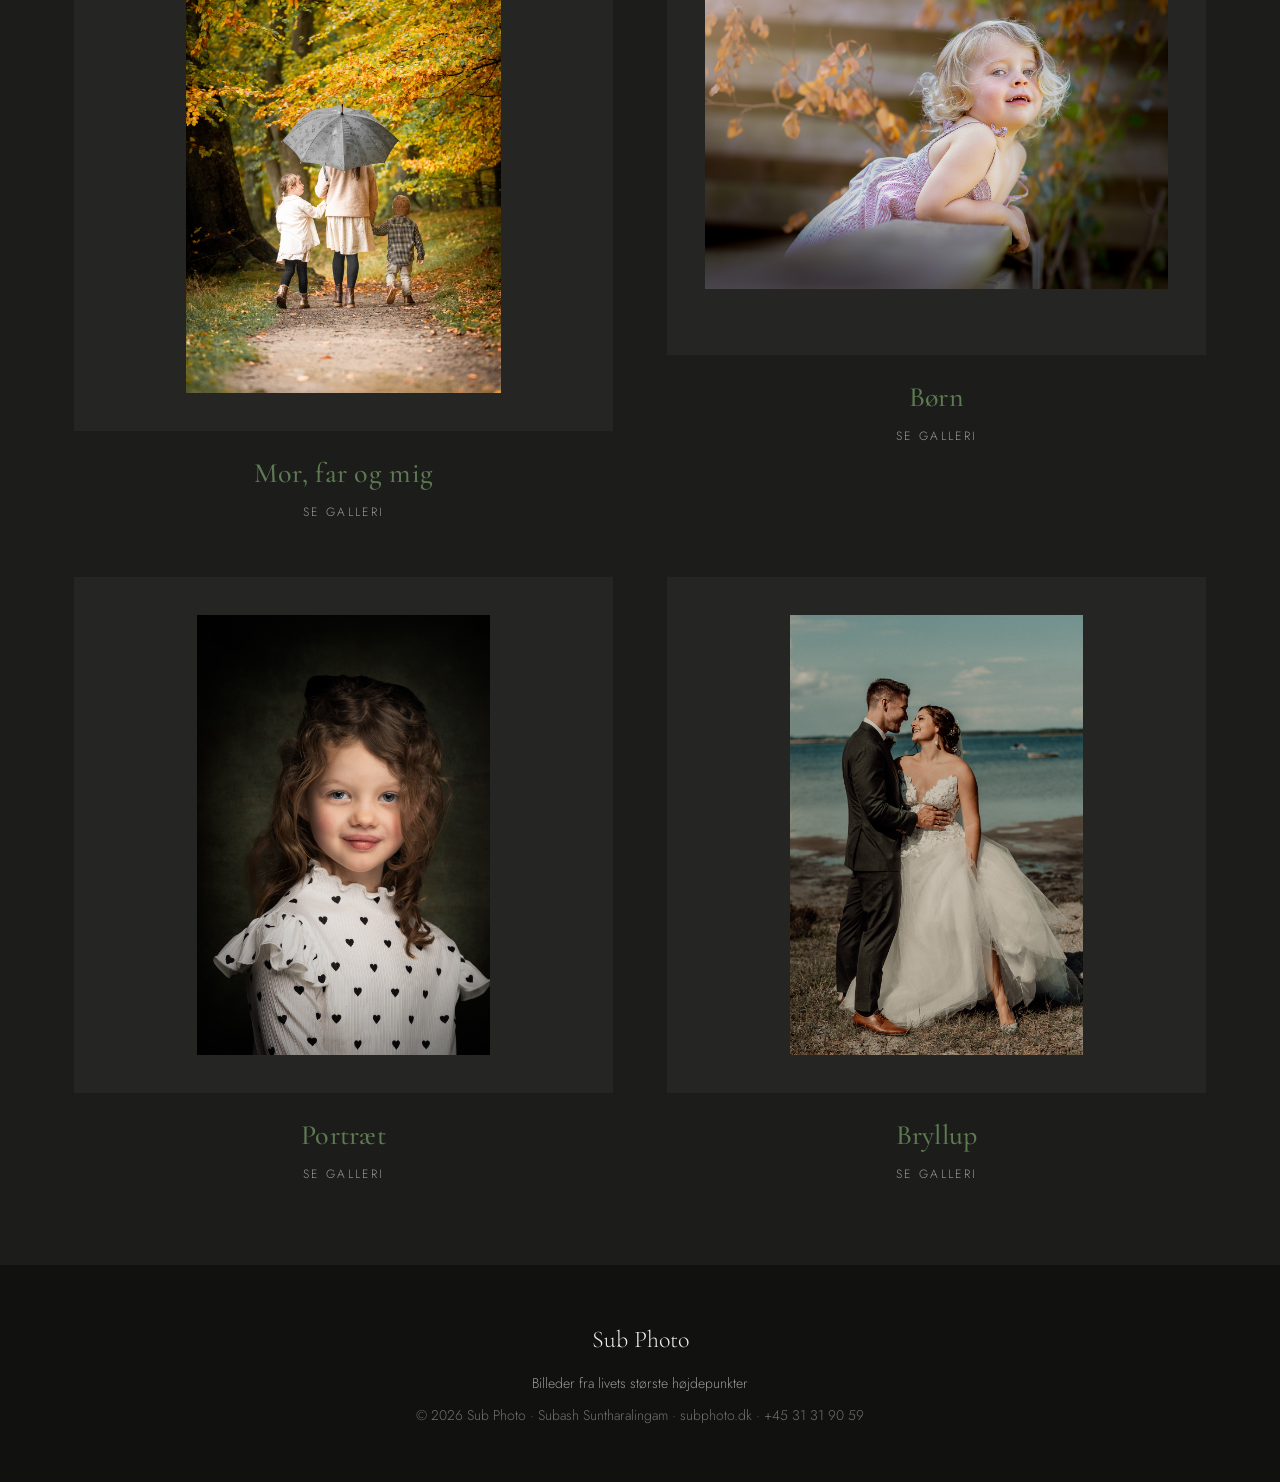
<file: Sub Photo — Galleri.html>
<!DOCTYPE html>
<html lang="da">
<head>
<meta charset="utf-8"><meta name="viewport" content="width=device-width, initial-scale=1">
<title>Galleri · Sub Photo</title>
<link rel="preconnect" href="https://fonts.googleapis.com"><link rel="preconnect" href="https://fonts.gstatic.com" crossorigin>
<link href="https://fonts.googleapis.com/css2?family=Cormorant+Garamond:ital,wght@0,400;0,500;0,600;1,400;1,500&family=Jost:wght@300;400;500&display=swap" rel="stylesheet">
<link rel="stylesheet" href="styles.css">
</head>
<body data-page="galleri.html" data-title="Galleri">

<section class="page-hero" style="background-image:url('billeder/newborn/newborn-08.jpg')">
  <h1>Galleri</h1>
</section>

<!-- Fokus: vises ved delbart link, fx galleri.html#bryllup -->
<section id="fokus" style="display:none">
  <div class="fokus-bc"><a href="#" id="fokusClear">Galleri</a><span class="bc-sep">›</span><span id="fokusNavn"></span></div>
  <div class="wrap center" style="padding:40px 24px 0">
    <div class="eyebrow upper">Portfolio</div>
    <h2 class="sec-title" id="fokusTitle"></h2>
<div class="grid-imgs" id="fokusImgs"></div>
    <div class="prices" id="fokusPriser" style="margin-top:34px"></div>
    <div style="margin-top:30px"><a class="btn" id="fokusRing">Ring til mig</a> <a class="btn outline" href="kontakt.html" style="margin-left:8px">Skriv en besked</a></div>
  </div>
</section>

<section><div class="wrap">
  <div class="center" style="margin-bottom:10px">
    <div class="eyebrow upper">Galleri</div>
    <p class="lead">Klik en kategori for at se billeder og pakker. Hvert galleri har sit eget delbare link — fx <b>subphoto.dk/galleri.html#bryllup</b>.</p>
  </div>
  <div class="homecats" id="catgrid"></div>
</div></section>

<script src="data.js"></script><script src="app.js"></script>
</body>
</html>
</file>
<file: styles.css>
:root{
  --ink:#f0ede8;--soft:#9a9994;--line:#2e2e2c;--bg:#1c1c1a;--rose:#7d9070;--rose-deep:#5d7a52;--band:#252523;--dark:#f0ede8;
  --btn-text:#1c1c1a;--btn-hover:#ccc7bf;
  --footer-bg:#111110;
  --card-bg:#252523;
  --input-bg:#252523;
  --admin-bg:#2a2a28;--admin-border:#3a3a38;
  --modal-bg:#2a2a28;
  --mobile-menu-bg:#1c1c1a;
  --serif:"Cormorant Garamond",Georgia,serif;--sans:"Jost",-apple-system,BlinkMacSystemFont,"Segoe UI",sans-serif;}
body.light{
  --ink:#2f2f2c;--soft:#8a8a85;--line:#dedad3;--bg:#f0ebe4;--rose:#5d6a52;--rose-deep:#3f4a39;--band:#e8e2da;--dark:#2c2c2a;
  --btn-text:#fff;--btn-hover:#45453f;
  --footer-bg:#2c2429;
  --card-bg:#fff;
  --input-bg:#fff;
  --admin-bg:#fff;--admin-border:#dedad3;
  --modal-bg:#fff;
  --mobile-menu-bg:#f0ebe4;}
*{box-sizing:border-box;margin:0;padding:0}
html{scroll-behavior:smooth}
body{font-family:var(--sans);color:var(--ink);background:var(--bg);font-weight:300;line-height:1.75}
body.inner{padding-top:72px}
h1,h2,h3{font-family:var(--serif);font-weight:500;letter-spacing:.01em}
a{color:inherit;text-decoration:none} img{display:block;max-width:100%}
.wrap{max-width:1180px;margin:0 auto;padding:0 24px} .narrow{max-width:760px}
.upper{text-transform:uppercase;letter-spacing:.22em}
header{position:fixed;top:0;left:0;right:0;z-index:50;transition:.3s;padding:18px 0}
header.scrolled{background:rgba(0,0,0,.5);backdrop-filter:blur(8px)}
.nav{display:flex;align-items:center;justify-content:space-between}
.brand{font-family:var(--serif);font-size:26px;color:#fff;transition:.3s}
.menu{display:flex;gap:26px;list-style:none}
.menu a{font-size:12px;color:#fff;transition:.3s;opacity:.92}
.menu a:hover,.menu a.active{color:var(--rose);opacity:1}
.burger{display:none;background:none;border:none;color:#fff;font-size:24px;cursor:pointer}
.theme-toggle{background:none;border:1px solid rgba(255,255,255,.35);color:#fff;font-family:var(--sans);font-size:10px;letter-spacing:.12em;text-transform:uppercase;padding:5px 10px;cursor:pointer;border-radius:2px;opacity:.8;transition:.2s}
.theme-toggle:hover{opacity:1}
.hero{position:relative;height:100vh;min-height:560px;overflow:hidden}
.slide{position:absolute;inset:0;opacity:0;transition:opacity 1.1s;background-size:cover;background-position:center}
.slide.active{opacity:1} .slide::after{content:"";position:absolute;inset:0;background:rgba(40,30,35,.30)}
.hero-caption{position:absolute;inset:0;z-index:2;display:flex;flex-direction:column;align-items:center;justify-content:center;text-align:center;color:#fff;padding:0 20px}
.hero-caption .tag{font-size:13px;margin-bottom:18px;opacity:.95}
.hero-caption h1{font-size:clamp(48px,9vw,104px);font-weight:500;line-height:1}
.hero-caption h1 a{color:inherit;text-decoration:none}
.hero-arrows{position:absolute;bottom:34px;left:0;right:0;z-index:3;display:flex;gap:28px;align-items:center;justify-content:center;color:#fff}
.hero-arrows button{background:none;border:none;color:#fff;font-size:20px;cursor:pointer;opacity:.85} .hero-arrows button:hover{opacity:1}
.hero-count{font-size:13px;letter-spacing:.2em}
.page-head{text-align:center;padding:60px 0 8px}
.page-head .eyebrow{font-size:12px;color:var(--rose-deep);margin-bottom:8px;text-transform:uppercase;letter-spacing:.22em}
.page-head h1{font-size:clamp(34px,5vw,54px)}
section{padding:80px 0}
.eyebrow{font-size:12px;color:var(--rose-deep);margin-bottom:10px}
.sec-title{font-size:clamp(30px,4vw,46px);margin-bottom:14px;line-height:1.1}
.lead{color:var(--soft);font-size:17px} .prose p{font-size:17.5px;color:var(--ink);margin-bottom:18px}
.center{text-align:center}.center .lead,.center .prose{margin-left:auto;margin-right:auto}
.about{display:grid;grid-template-columns:1fr 1.1fr;gap:56px;align-items:center}
.about img{width:100%;height:560px;object-fit:cover;border-radius:3px}
.sign{font-family:var(--serif);font-style:italic;font-size:24px;color:var(--rose-deep);margin-top:10px}
.band{background:var(--band)}
.essay .extra{font-family:var(--serif);font-style:italic;font-size:22px;color:var(--rose-deep);margin-top:8px}
.quoteband{background:#2c2429;color:#f0e6ea;text-align:center}
.quoteband q{font-family:var(--serif);font-style:italic;font-size:clamp(24px,3.4vw,38px);line-height:1.35;display:block;max-width:880px;margin:0 auto 18px;quotes:none}
.quoteband .who{font-size:12px;letter-spacing:.24em;opacity:.8}
.cats{display:grid;grid-template-columns:repeat(3,1fr);gap:18px;margin-top:30px}
.cat{position:relative;height:320px;overflow:hidden;cursor:pointer;border-radius:3px;display:block}
.cat img{width:100%;height:100%;object-fit:cover;transition:transform .8s} .cat:hover img{transform:scale(1.06)}
.cat span{position:absolute;inset:0;display:flex;align-items:center;justify-content:center;color:#fff;font-family:var(--serif);font-size:30px;background:rgba(40,30,35,.32);transition:.3s} .cat:hover span{background:rgba(40,30,35,.48)}
.steps{display:grid;grid-template-columns:repeat(4,1fr);gap:24px;margin-top:40px;text-align:left}
.step .num{font-family:var(--serif);font-size:38px;color:var(--rose);line-height:1}
.step h3{font-size:20px;margin:8px 0 6px} .step p{color:var(--soft);font-size:15px}
.prices{display:grid;grid-template-columns:repeat(3,1fr);gap:22px;margin-top:30px}
.price{border:1px solid var(--line);border-radius:4px;padding:34px 28px;text-align:center;background:var(--card-bg)}
.price h3{font-size:24px;margin-bottom:6px} .price .amount{font-family:var(--serif);font-size:34px;color:var(--rose-deep);margin:12px 0}
.price ul{list-style:none;color:var(--soft);font-size:14.5px;text-align:left} .price li{padding:7px 0;border-top:1px solid var(--line)} .price li:first-child{border-top:none}
.pris-grp{margin-top:54px} .pris-grp h3.cat-h{font-size:30px;text-align:center;margin-bottom:6px}
.faq{display:grid;grid-template-columns:1fr 1fr;gap:18px 48px;margin-top:30px;text-align:left}
.faq h3{font-size:23px;color:var(--rose-deep);margin-bottom:6px} .faq p{color:var(--soft);font-size:16px}
.reviews{columns:2;column-gap:24px;margin-top:30px}
.review{break-inside:avoid;border:1px solid var(--line);border-radius:4px;padding:24px 26px;margin-bottom:24px;background:var(--card-bg)}
.review p{font-style:italic;font-size:15.5px;margin-bottom:12px} .review .who{font-family:var(--serif);font-size:20px;color:var(--rose-deep)}
.contact{display:grid;grid-template-columns:1fr 1fr;gap:56px}
.contact a.big{font-family:var(--serif);font-size:24px;color:var(--rose-deep)}
.field{margin-bottom:16px} .field label{display:block;font-size:12px;letter-spacing:.12em;text-transform:uppercase;color:var(--soft);margin-bottom:6px}
.field input,.field textarea{width:100%;padding:12px 14px;border:1px solid var(--line);border-radius:3px;font-family:inherit;font-size:15px;background:var(--input-bg);color:var(--ink)}
.btn{display:inline-block;background:var(--dark);color:var(--btn-text);border:none;padding:14px 30px;font-size:12px;letter-spacing:.18em;text-transform:uppercase;cursor:pointer;border-radius:0} .btn:hover{background:var(--btn-hover)}
.btn.outline{background:transparent;border:1px solid var(--dark);color:var(--dark)}
.two-col{display:grid;grid-template-columns:1fr 1fr;gap:60px;align-items:center}
.framed{border:1px solid var(--line);padding:26px;background:var(--card-bg)}
.framed img{width:100%;display:block}
.homecats{display:grid;grid-template-columns:1fr 1fr;gap:54px;margin-top:10px}
.galcard{display:block;text-align:center}
.galcard .imgwrap{overflow:hidden}
.galcard img{width:100%;display:block;transition:transform .7s}
.galcard:hover img{transform:scale(1.04)}
.galcard .imgwrap{background:var(--band);padding:38px;display:flex;align-items:center;justify-content:center;min-height:440px;position:relative}
.gal-del-btn{position:absolute;top:10px;left:10px;z-index:10;background:rgba(180,20,20,.88);color:#fff;border:none;border-radius:6px;width:32px;height:32px;font-size:16px;line-height:1;cursor:pointer;display:flex;align-items:center;justify-content:center;opacity:0;transition:opacity .2s}
.galcard:hover .gal-del-btn{opacity:1}
.galcard.gal-hidden{opacity:.35;filter:grayscale(.6)}
.galcard .imgwrap img{max-width:100%;max-height:440px;width:auto;display:block;transition:transform .7s}
.galcard:hover .imgwrap img{transform:scale(1.04)}
.galcard h3{font-size:28px;margin-top:18px;color:var(--rose-deep)}
.galcard .se{font-size:12px;letter-spacing:.2em;text-transform:uppercase;color:var(--soft);margin-top:4px}
.adminbar{position:fixed;bottom:0;left:0;right:0;background:#222;color:#fff;padding:10px 16px;font-size:13px;z-index:100;display:flex;gap:14px;align-items:center;justify-content:center;flex-wrap:wrap}
.adminbar button{background:var(--rose-deep);color:#fff;border:none;padding:6px 12px;border-radius:4px;cursor:pointer}
.ratings{display:flex;gap:48px;justify-content:center;flex-wrap:wrap;margin:0 auto 6px}
.rating{text-align:center;display:block}
.rating .stars{color:#e0a93f;font-size:20px;letter-spacing:3px}
.rating .plat{font-family:var(--serif);font-size:21px;color:var(--rose-deep);margin-top:4px}
.rating .note{font-size:12px;color:var(--soft);letter-spacing:.06em}
.has-sub{position:relative}
.sub{position:absolute;top:100%;left:50%;transform:translateX(-50%);background:rgba(0,0,0,.8);border:none;min-width:190px;padding:8px 0;list-style:none;display:none;box-shadow:0 12px 30px rgba(0,0,0,.3);z-index:60;backdrop-filter:blur(8px)}
.has-sub:hover .sub{display:block}
.sub a{display:block;padding:9px 20px;font-size:12px;color:#fff!important;letter-spacing:.12em;text-transform:uppercase;opacity:1}
.sub a:hover{color:#fff!important;background:rgba(255,255,255,.12)}
.tslider{display:grid;grid-template-columns:1fr 1.1fr;gap:50px;align-items:center;margin-top:16px}
.tslider .who{font-family:var(--serif);font-size:30px;color:var(--rose-deep);margin:6px 0 14px}
.tslider .q{font-style:italic;color:var(--ink);font-size:16px}
.tslider .count{font-size:13px;letter-spacing:.2em;color:var(--soft)}
.tslider .arrows{margin-top:18px;display:flex;gap:20px}
.tslider .arrows button{background:none;border:none;font-size:22px;cursor:pointer;color:var(--ink)}
.tslider img{width:100%;height:520px;object-fit:cover}
.page-hero{height:78vh;min-height:460px;position:relative;background-size:cover;background-position:center;display:flex;align-items:center;justify-content:center}
.page-hero::after{content:"";position:absolute;inset:0;background:rgba(40,40,38,.28)}
.page-hero h1{position:relative;z-index:2;color:#fff;font-size:clamp(44px,7vw,84px)}
.livet{display:grid;grid-template-columns:1fr 1.4fr;gap:50px;align-items:start}
.col2text{columns:2;column-gap:40px;color:var(--ink);font-size:16px}
.bigquote{text-align:center;font-family:var(--serif);font-size:clamp(26px,4vw,44px);line-height:1.25;max-width:1000px;margin:0 auto}
.bigquote .who{display:block;font-family:var(--sans);font-size:12px;letter-spacing:.22em;color:var(--soft);margin-top:16px}
@media(max-width:820px){.two-col,.homecats,.tslider,.livet{grid-template-columns:1fr}.col2text{columns:1}.tslider img{height:340px}}
.grid-imgs{display:grid;grid-template-columns:repeat(3,1fr);gap:14px;margin-top:24px}
.grid-imgs img{width:100%;height:300px;object-fit:cover;border-radius:3px;cursor:pointer}
.grid-imgs img.dragging{opacity:.25;transform:scale(.97);transition:none}
.grid-imgs img.drag-over{outline:3px solid var(--rose-deep);outline-offset:3px}
/* Galleri breadcrumb */
.fokus-bc{padding:14px 24px;font-size:13px;color:var(--soft);letter-spacing:.06em;border-bottom:1px solid var(--line)}
.fokus-bc a{color:var(--soft);text-decoration:none;transition:color .2s}
.fokus-bc a:hover{color:var(--rose-deep)}
.bc-sep{margin:0 10px;opacity:.4}
/* Admin select toolbar */
.admin-toolbar{background:var(--admin-bg);border:1px solid var(--admin-border);border-radius:6px;padding:10px 16px;display:flex;align-items:center;gap:10px;font-size:13px;position:sticky;top:66px;z-index:48;flex-wrap:wrap;margin-bottom:20px;box-shadow:0 2px 10px rgba(0,0,0,.07)}
.admin-toolbar button{background:var(--rose-deep);color:#fff;border:none;padding:5px 12px;border-radius:4px;cursor:pointer;font-size:12px}
.admin-toolbar button.sec{background:#eeecea;color:#333}
.sel-count{color:var(--soft);min-width:72px;font-size:13px}
.manage-wrap{position:relative;margin-left:auto}
.manage-menu{position:absolute;top:calc(100% + 6px);right:0;background:var(--admin-bg);border:1px solid var(--admin-border);border-radius:8px;box-shadow:0 6px 24px rgba(0,0,0,.13);min-width:220px;z-index:100;display:none;overflow:hidden}
.manage-menu.open{display:block}
.manage-group-label{padding:9px 16px 3px;font-size:11px;letter-spacing:.08em;text-transform:uppercase;color:var(--soft)}
.manage-item{padding:10px 16px;cursor:pointer;font-size:13px;border-top:1px solid var(--line)}
.manage-item:first-child,.manage-group-label+.manage-item{border-top:none}
.manage-item:hover:not(.disabled){background:var(--band)}
.manage-item.disabled{color:#bbb;cursor:default}
/* Billedvalg i galleri */
.img-sel-wrap{position:relative;border-radius:3px;overflow:hidden}
.img-sel-wrap img{width:100%;height:300px;object-fit:cover;display:block;cursor:grab}
.img-sel-wrap .sel-overlay{position:absolute;inset:0;cursor:pointer}
.img-sel-wrap .sel-overlay:hover{background:rgba(255,255,255,.08)}
.img-sel-wrap.selected .sel-overlay{background:rgba(63,74,57,.15);outline:3px solid var(--rose-deep);outline-offset:-3px;border-radius:3px}
.img-sel-wrap.selected::after{content:"✓";position:absolute;top:8px;right:8px;width:24px;height:24px;background:var(--rose-deep);color:#fff;border-radius:50%;font-size:14px;font-weight:700;line-height:24px;text-align:center;z-index:5;pointer-events:none}
.img-sel-wrap.dragging{opacity:.25}
.img-sel-wrap.drag-over{outline:3px solid var(--rose-deep);outline-offset:-3px}
/* Tom event-kort og tilføj-knap */
.empty-cover{width:100%;height:100%;display:flex;align-items:center;justify-content:center;font-family:var(--serif);font-size:72px;color:var(--soft);opacity:.4}
.add-event-card{display:flex;align-items:center;justify-content:center;min-height:440px;border:2px dashed var(--line);border-radius:3px;cursor:pointer}
.add-event-card button{background:none;border:none;font-size:16px;color:var(--soft);cursor:pointer;letter-spacing:.05em;font-family:var(--sans)}
.add-event-card:hover{border-color:var(--rose-deep)} .add-event-card:hover button{color:var(--rose-deep)}
/* Rediger tekst modal */
.text-modal{position:fixed;inset:0;background:rgba(0,0,0,.4);z-index:200;display:flex;align-items:center;justify-content:center}
.text-modal-box{background:var(--modal-bg);border-radius:8px;padding:32px;min-width:360px;box-shadow:0 8px 40px rgba(0,0,0,.18)}
.text-modal-box h3{font-size:20px;margin-bottom:18px;font-family:var(--serif)}
.text-modal-box input{width:100%;padding:10px 14px;border:1px solid var(--line);border-radius:4px;font-size:15px;font-family:inherit;margin-bottom:16px}
.text-modal-box .actions{display:flex;gap:10px;justify-content:flex-end}
footer{background:var(--footer-bg);color:var(--soft);text-align:center;padding:54px 0;font-size:14px}
footer .brand{color:var(--ink);font-size:24px;margin-bottom:10px;display:inline-block} footer a{color:var(--soft)}
.lb{position:fixed;inset:0;background:rgba(20,15,18,.92);z-index:90;display:none;align-items:center;justify-content:center;padding:30px} .lb.open{display:flex}
.lb img{max-width:92vw;max-height:88vh;object-fit:contain}
.upload-zone{grid-column:1/-1;margin-top:10px;border:2px dashed var(--line);border-radius:3px;padding:26px;text-align:center;transition:border-color .2s,background .2s}
.upload-zone label{font-family:var(--sans);font-size:14px;letter-spacing:.06em;color:var(--soft);cursor:pointer}
.upload-zone:hover,.upload-zone.dz-over{border-color:var(--rose-deep);background:rgba(63,74,57,.04)}
.upload-zone:hover label,.upload-zone.dz-over label{color:var(--rose-deep)}
.session-badge{position:absolute;top:6px;right:6px;background:rgba(180,100,20,.85);color:#fff;font-family:var(--sans);font-size:10px;letter-spacing:.05em;padding:2px 6px;border-radius:2px;pointer-events:none}
.manage-danger{border-top:1px solid var(--line);margin-top:4px;color:#a04040!important}
.lb .close{position:absolute;top:22px;right:30px;color:#fff;font-size:34px;cursor:pointer}
.lb .nav-btn{position:absolute;top:50%;transform:translateY(-50%);color:#fff;font-size:40px;cursor:pointer;opacity:.8;padding:10px} .lb .prev{left:14px}.lb .next{right:14px}
@media(max-width:820px){
  .menu{position:fixed;top:0;right:0;bottom:0;left:auto;height:100vh;width:74%;max-width:320px;background:var(--mobile-menu-bg);flex-direction:column;justify-content:flex-start;gap:22px;padding:100px 28px 40px;overflow-y:auto;transform:translateX(100%);transition:.35s;box-shadow:-8px 0 30px rgba(0,0,0,.15)}
  .menu.open{transform:translateX(0)} .menu a{color:var(--ink);font-size:15px} .burger{display:block;z-index:60}
  .about,.contact{grid-template-columns:1fr;gap:30px} .about img{height:420px}
  .cats,.prices,.steps,.faq,.grid-imgs{grid-template-columns:1fr} .reviews{columns:1} section{padding:56px 0}
  .sub{position:static;transform:none;display:block;border:none;box-shadow:none;padding:0 0 0 14px;min-width:0;background:var(--band);backdrop-filter:none}
  .sub a{color:var(--ink)!important}
  .sub a:hover{background:rgba(0,0,0,.08)}
  .galcard .imgwrap{min-height:0;padding:22px} .galcard .imgwrap img{max-height:none}
}
</file>
